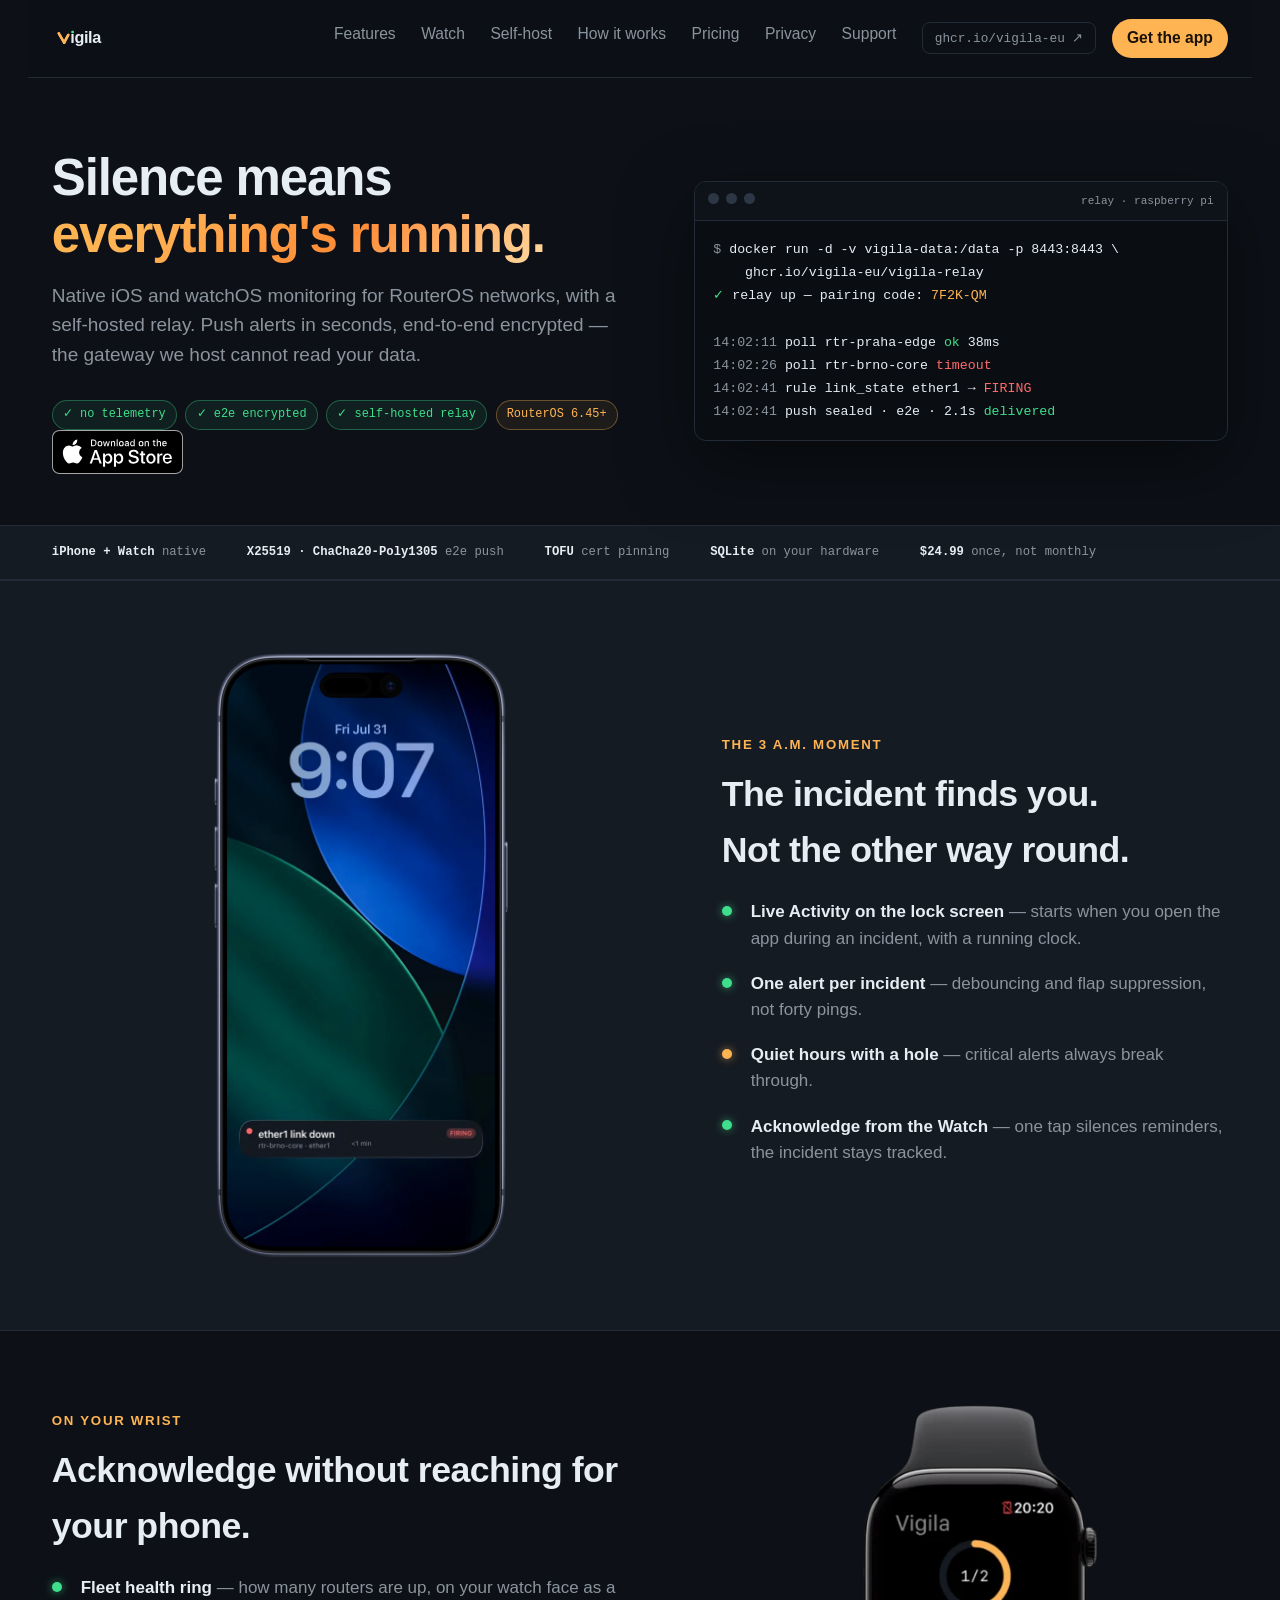
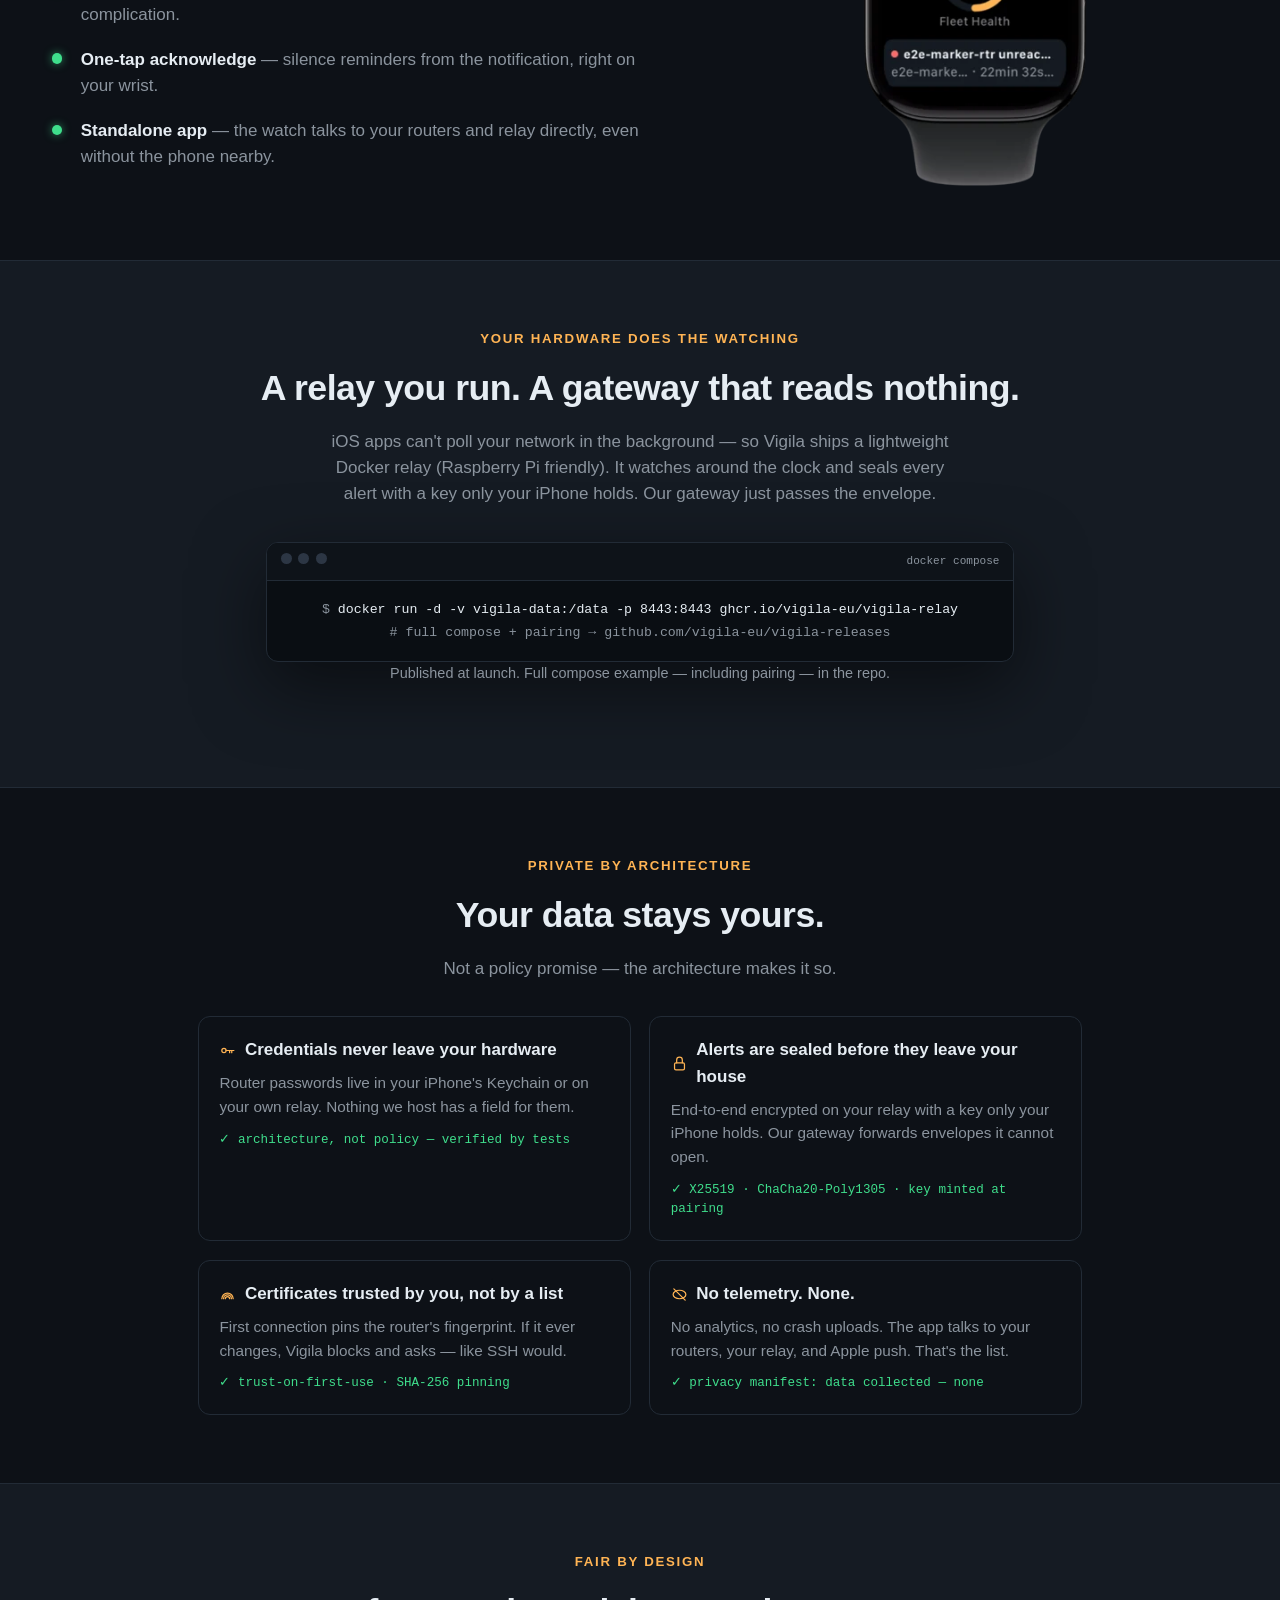
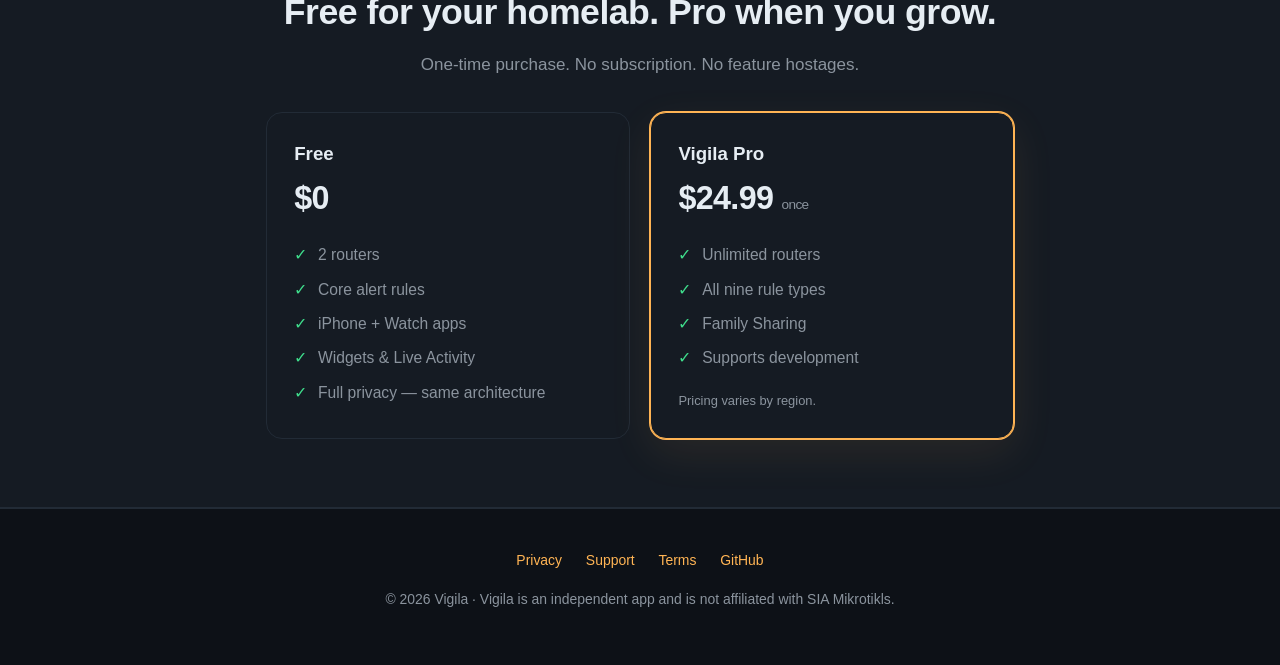
<file: index.html>
<!DOCTYPE html><html lang="en"><head><meta charset="utf-8"><meta name="viewport" content="width=device-width, initial-scale=1"><link rel="icon" type="image/svg+xml" href="/favicon.svg"><script defer src="https://cloud.umami.is/script.js" data-website-id="72b7ca8f-db16-4002-b902-0fbb6f41434d" data-domains="vigila.eu" data-do-not-track="true"></script><title>Vigila — Router alerts, local-first</title><meta name="description" content="Reliable, end-to-end encrypted push alerts for RouterOS networks. No cloud account, no telemetry. Live dashboards on iPhone and Apple Watch."><link rel="canonical" href="https://vigila.eu/"><meta name="robots" content="noindex"><meta property="og:type" content="website"><meta property="og:title" content="Vigila — Router alerts, local-first"><meta property="og:description" content="Reliable, end-to-end encrypted push alerts for RouterOS networks. No cloud account, no telemetry. Live dashboards on iPhone and Apple Watch."><meta property="og:url" content="https://vigila.eu/"><meta property="og:image" content="https://vigila.eu/img/og-image.png"><meta name="twitter:card" content="summary_large_image"><meta name="twitter:title" content="Vigila — Router alerts, local-first"><meta name="twitter:description" content="Reliable, end-to-end encrypted push alerts for RouterOS networks. No cloud account, no telemetry. Live dashboards on iPhone and Apple Watch."><meta name="twitter:image" content="https://vigila.eu/img/og-image.png"><style>html{scroll-padding-top:5.5rem;font-size:17px}:root{--bg:#0d1117;--panel:#151b23;--line:#222b36;--accent:#ffb454;--ok:#3fde8c;--down:#ff6b6b;--text:#e6edf3;--muted:#8b949e;--sans:-apple-system,BlinkMacSystemFont,"SF Pro Display","SF Pro Text",Inter,sans-serif;--mono:ui-monospace,"SF Mono",Menlo,monospace;--grad:linear-gradient(135deg,#ffb454 20%,#ff8c37 60%,#ffd9a0)}*{box-sizing:border-box}html,body{margin:0}body{background:var(--bg);color:var(--text);font-family:var(--sans);line-height:1.6}a{color:var(--accent);text-decoration:none}a:hover{text-decoration:underline}:focus-visible{outline:2px solid var(--accent);outline-offset:3px;border-radius:6px}.grad-text{background:var(--grad);-webkit-text-fill-color:transparent;background-clip:text}nav{padding:1.1rem 0;z-index:50;-webkit-backdrop-filter:blur(18px);border-bottom:1px solid var(--line);background:#0d1117b8;align-items:center;max-width:72rem;margin:0 auto;padding-inline:1.4rem;font-size:.92rem;display:flex;position:sticky;top:0}nav .brand{color:var(--text);font-size:1.1rem;font-weight:700}nav .brand i{color:var(--accent);font-style:normal}nav .links{flex-wrap:wrap;justify-content:flex-end;gap:1.5rem;margin-left:auto;display:flex}nav .links a{white-space:nowrap;color:var(--muted)}nav .links a:hover{color:var(--text)}nav .ghchip{font-family:var(--mono);border:1px solid var(--line);color:var(--text);border-radius:8px;padding:.3rem .7rem;font-size:.75rem}nav .get{background:var(--accent);color:#1a1206;border-radius:999px;margin-left:.9rem;padding:.45rem .9rem;font-weight:650}nav .get:hover{filter:brightness(1.06);text-decoration:none}@media (width<=56rem){nav{flex-wrap:wrap;row-gap:.55rem;padding-block:.7rem}nav .links{scrollbar-width:none;flex-wrap:nowrap;flex-basis:100%;order:3;justify-content:flex-start;gap:1.1rem;overflow-x:auto}nav .get{margin-left:auto}html{scroll-padding-top:6.5rem}}footer{color:var(--muted);border-top:1px solid var(--line);padding:2.4rem 0 3.2rem;font-size:.82rem}footer .inner{max-width:var(--footer-width,72rem);margin:0 auto;padding:0 1.4rem}footer.boxed{max-width:var(--footer-width,72rem);margin:0 auto;padding-inline:1.4rem}footer.boxed .inner{max-width:none;padding:0}footer .links{flex-wrap:wrap;gap:1.4rem;margin-bottom:1rem;display:flex}footer p{margin:0}footer.center{text-align:center}footer.center .links{justify-content:center}footer.margin-top{margin-top:2rem}
</style><link rel="stylesheet" href="/_astro/index.DLgCbkyt.css"></head><body><nav><a class="brand" href="/" aria-label="Vigila — home"><img src="/img/logo.svg" alt="Vigila" width="93" height="24" style="height:1.5rem;width:auto;display:block"></a><div class="links"><a href="#glance">Features</a><a href="#watch">Watch</a><a href="#relay">Self-host</a><a href="/how-it-works">How it works</a><a href="#pricing">Pricing</a><a href="/privacy">Privacy</a><a href="/support">Support</a><a class="ghchip" href="https://github.com/vigila-eu/vigila-releases">ghcr.io/vigila-eu ↗</a></div><a class="get" href="#">Get the app</a></nav><main><header class="hero wrap" data-astro-cid-lcdefpme><div data-astro-cid-lcdefpme><h1 data-astro-cid-lcdefpme>Silence means <span class="grad-text" data-astro-cid-lcdefpme>everything's running.</span></h1><p class="sub" data-astro-cid-lcdefpme>Native iOS and watchOS monitoring for RouterOS networks, with a self-hosted relay. Push alerts in seconds, end-to-end encrypted — the gateway we host cannot read your data.</p><div class="chips" data-astro-cid-4rkvz5h7><span class="chip ok" data-astro-cid-4rkvz5h7>✓ no telemetry</span><span class="chip ok" data-astro-cid-4rkvz5h7>✓ e2e encrypted</span><span class="chip ok" data-astro-cid-4rkvz5h7>✓ self-hosted relay</span><span class="chip warn" data-astro-cid-4rkvz5h7>RouterOS 6.45+</span></div><div class="ctas" data-astro-cid-lcdefpme><a href="#" data-astro-cid-lcdefpme><img src="/img/appstore-badge.svg" alt="Download on the App Store" style="height:44px;width:auto;display:block" data-astro-cid-lcdefpme></a></div></div><div class="term" data-astro-cid-kenkipkp><div class="bar" aria-hidden="true" data-astro-cid-kenkipkp><i data-astro-cid-kenkipkp></i><i data-astro-cid-kenkipkp></i><i data-astro-cid-kenkipkp></i><span data-astro-cid-kenkipkp>relay · raspberry pi</span></div><pre data-astro-cid-kenkipkp><span class="c">$</span> docker run -d -v vigila-data:/data -p 8443:8443 \
    ghcr.io/vigila-eu/vigila-relay
<span class="g">✓</span> relay up — pairing code: <span class="a">7F2K-QM</span>

<span class="c">14:02:11</span> poll rtr-praha-edge <span class="g">ok</span> 38ms
<span class="c">14:02:26</span> poll rtr-brno-core <span class="r">timeout</span>
<span class="c">14:02:41</span> rule link_state ether1 → <span class="r">FIRING</span>
<span class="c">14:02:41</span> push sealed · e2e · 2.1s <span class="g">delivered</span></pre></div></header><div class="strip" data-astro-cid-sc4di4z7><div class="stripin" data-astro-cid-sc4di4z7><span data-astro-cid-sc4di4z7><b data-astro-cid-sc4di4z7>iPhone + Watch</b> native</span><span data-astro-cid-sc4di4z7><b data-astro-cid-sc4di4z7>X25519 · ChaCha20-Poly1305</b> e2e push</span><span data-astro-cid-sc4di4z7><b data-astro-cid-sc4di4z7>TOFU</b> cert pinning</span><span data-astro-cid-sc4di4z7><b data-astro-cid-sc4di4z7>SQLite</b> on your hardware</span><span data-astro-cid-sc4di4z7><b data-astro-cid-sc4di4z7>$24.99</b> once, not monthly</span></div></div><section class="alt" id="glance" data-astro-cid-lcdefpme><div class="wrap duo" data-astro-cid-lcdefpme><div class="lockshot" data-astro-cid-lcdefpme><div class="phone" data-astro-cid-lcdefpme><video class="screen" autoplay muted loop playsinline preload="metadata" poster="/video/demo-incident-poster.webp" width="540" height="1174" aria-label="Vigila reacting to an incident: ether1 link down fires on the lock screen, the dashboard shows the router down, then the alert detail and the router log." data-astro-cid-lcdefpme><source src="/video/demo-incident.mp4" type="video/mp4" data-astro-cid-lcdefpme></video><img class="still" src="/video/demo-incident-poster.webp" alt="Lock screen with a live Vigila incident: ether1 link down, FIRING" width="540" height="1174" loading="lazy" decoding="async" data-astro-cid-lcdefpme><img class="bezel" src="/img/iphone-bezel.png" alt="" aria-hidden="true" width="600" height="1227" loading="lazy" decoding="async" data-astro-cid-lcdefpme></div></div><div data-astro-cid-lcdefpme><p class="eyebrow" data-astro-cid-lcdefpme>the 3 a.m. moment</p><h2 data-astro-cid-lcdefpme>The incident finds you.<br data-astro-cid-lcdefpme>Not the other way round.</h2><ul class="feat" data-astro-cid-lcdefpme><li data-astro-cid-lcdefpme><b data-astro-cid-lcdefpme>Live Activity on the lock screen</b> — starts when you open the app during an incident, with a running clock.</li><li data-astro-cid-lcdefpme><b data-astro-cid-lcdefpme>One alert per incident</b> — debouncing and flap suppression, not forty pings.</li><li class="warn" data-astro-cid-lcdefpme><b data-astro-cid-lcdefpme>Quiet hours with a hole</b> — critical alerts always break through.</li><li data-astro-cid-lcdefpme><b data-astro-cid-lcdefpme>Acknowledge from the Watch</b> — one tap silences reminders, the incident stays tracked.</li></ul></div></div></section><section id="watch" data-astro-cid-lcdefpme><div class="wrap duo" data-astro-cid-lcdefpme><div data-astro-cid-lcdefpme><p class="eyebrow" data-astro-cid-lcdefpme>on your wrist</p><h2 data-astro-cid-lcdefpme>Acknowledge without reaching for your phone.</h2><ul class="feat" data-astro-cid-lcdefpme><li data-astro-cid-lcdefpme><b data-astro-cid-lcdefpme>Fleet health ring</b> — how many routers are up, on your watch face as a complication.</li><li data-astro-cid-lcdefpme><b data-astro-cid-lcdefpme>One-tap acknowledge</b> — silence reminders from the notification, right on your wrist.</li><li data-astro-cid-lcdefpme><b data-astro-cid-lcdefpme>Standalone app</b> — the watch talks to your routers and relay directly, even without the phone nearby.</li></ul></div><div class="watchside" data-astro-cid-lcdefpme><picture data-astro-cid-lcdefpme><source type="image/webp" srcset="/img/framed/watch-framed.webp 1x, /img/framed/watch-framed@2x.webp 2x" data-astro-cid-lcdefpme><img alt="Vigila on Apple Watch — fleet health ring showing 1 of 2 routers healthy" src="/img/framed/watch-framed.png" srcset="/img/framed/watch-framed.png 1x, /img/framed/watch-framed@2x.png 2x" width="280" height="440" loading="lazy" decoding="async" data-astro-cid-lcdefpme></picture></div></div></section><section class="alt" id="relay" data-astro-cid-lcdefpme><div class="wrap center" data-astro-cid-lcdefpme><p class="eyebrow" data-astro-cid-lcdefpme>your hardware does the watching</p><h2 data-astro-cid-lcdefpme>A relay you run. A gateway that reads nothing.</h2><p class="lead" style="margin-inline:auto" data-astro-cid-lcdefpme>iOS apps can't poll your network in the background — so Vigila ships a lightweight Docker relay (Raspberry Pi friendly). It watches around the clock and seals every alert with a key only your iPhone holds. Our gateway just passes the envelope.</p><div class="relay-term" data-astro-cid-lcdefpme><div class="term" data-astro-cid-kenkipkp><div class="bar" aria-hidden="true" data-astro-cid-kenkipkp><i data-astro-cid-kenkipkp></i><i data-astro-cid-kenkipkp></i><i data-astro-cid-kenkipkp></i><span data-astro-cid-kenkipkp>docker compose</span></div><pre data-astro-cid-kenkipkp><span class="c">$</span> docker run -d -v vigila-data:/data -p 8443:8443 ghcr.io/vigila-eu/vigila-relay
<span class="c"># full compose + pairing → github.com/vigila-eu/vigila-releases</span></pre></div></div><p class="lead" style="margin-inline:auto;font-size:.85rem" data-astro-cid-lcdefpme>Published at launch. Full compose example — including pairing — in the repo.</p></div></section><section id="privacy" data-astro-cid-lcdefpme><div class="wrap" data-astro-cid-lcdefpme><div class="center" data-astro-cid-lcdefpme><p class="eyebrow" data-astro-cid-lcdefpme>private by architecture</p><h2 data-astro-cid-lcdefpme>Your data stays yours.</h2><p class="lead" style="margin-inline:auto" data-astro-cid-lcdefpme>Not a policy promise — the architecture makes it so.</p></div><div class="privgrid" data-astro-cid-lcdefpme><div class="pcard" data-astro-cid-lcdefpme><h3 data-astro-cid-lcdefpme><svg viewBox="0 0 24 24" fill="none" stroke="currentColor" stroke-width="1.75" stroke-linecap="round" stroke-linejoin="round" aria-hidden="true" data-astro-cid-lcdefpme><circle cx="7" cy="12" r="3" data-astro-cid-lcdefpme></circle><path d="M10 12h11M15 12v3M18 12v3" data-astro-cid-lcdefpme></path></svg> Credentials never leave your hardware</h3><p data-astro-cid-lcdefpme>Router passwords live in your iPhone's Keychain or on your own relay. Nothing we host has a field for them.</p><span class="proof" data-astro-cid-lcdefpme>architecture, not policy — <a href="https://github.com/vigila-eu/protocol" data-astro-cid-lcdefpme>verified by tests</a></span></div><div class="pcard" data-astro-cid-lcdefpme><h3 data-astro-cid-lcdefpme><svg viewBox="0 0 24 24" fill="none" stroke="currentColor" stroke-width="1.75" stroke-linecap="round" stroke-linejoin="round" aria-hidden="true" data-astro-cid-lcdefpme><rect x="5" y="11" width="14" height="10" rx="2" data-astro-cid-lcdefpme></rect><path d="M8 11V7a4 4 0 0 1 8 0v4" data-astro-cid-lcdefpme></path></svg> Alerts are sealed before they leave your house</h3><p data-astro-cid-lcdefpme>End-to-end encrypted on your relay with a key only your iPhone holds. Our gateway forwards envelopes it cannot open.</p><span class="proof" data-astro-cid-lcdefpme>X25519 · ChaCha20-Poly1305 · key minted at pairing</span></div><div class="pcard" data-astro-cid-lcdefpme><h3 data-astro-cid-lcdefpme><svg viewBox="0 0 24 24" fill="none" stroke="currentColor" stroke-width="1.75" stroke-linecap="round" stroke-linejoin="round" aria-hidden="true" data-astro-cid-lcdefpme><path d="M4 18a8 8 0 0 1 16 0M6.5 18a5.5 5.5 0 0 1 11 0M9 18a3 3 0 0 1 6 0" data-astro-cid-lcdefpme></path></svg> Certificates trusted by you, not by a list</h3><p data-astro-cid-lcdefpme>First connection pins the router's fingerprint. If it ever changes, Vigila blocks and asks — like SSH would.</p><span class="proof" data-astro-cid-lcdefpme>trust-on-first-use · SHA-256 pinning</span></div><div class="pcard" data-astro-cid-lcdefpme><h3 data-astro-cid-lcdefpme><svg viewBox="0 0 24 24" fill="none" stroke="currentColor" stroke-width="1.75" stroke-linecap="round" stroke-linejoin="round" aria-hidden="true" data-astro-cid-lcdefpme><path d="M3 12a9 6 0 0 1 18 0 9 6 0 0 1-18 0Z" data-astro-cid-lcdefpme></path><path d="M4 4L20 20" data-astro-cid-lcdefpme></path></svg> No telemetry. None.</h3><p data-astro-cid-lcdefpme>No analytics, no crash uploads. The app talks to your routers, your relay, and Apple push. That's the list.</p><span class="proof" data-astro-cid-lcdefpme>privacy manifest: data collected — none</span></div></div></div></section><section class="alt" id="pricing" data-astro-cid-lcdefpme><div class="wrap" data-astro-cid-lcdefpme><div class="center" data-astro-cid-lcdefpme><p class="eyebrow" data-astro-cid-lcdefpme>fair by design</p><h2 data-astro-cid-lcdefpme>Free for your homelab. Pro when you grow.</h2><p class="lead" style="margin-inline:auto" data-astro-cid-lcdefpme>One-time purchase. No subscription. No feature hostages.</p></div><div class="pricing" data-astro-cid-lcdefpme><div class="plan" data-astro-cid-lcdefpme><h3 data-astro-cid-lcdefpme>Free</h3><div class="price" data-astro-cid-lcdefpme>$0</div><ul data-astro-cid-lcdefpme><li data-astro-cid-lcdefpme>2 routers</li><li data-astro-cid-lcdefpme>Core alert rules</li><li data-astro-cid-lcdefpme>iPhone + Watch apps</li><li data-astro-cid-lcdefpme>Widgets &amp; Live Activity</li><li data-astro-cid-lcdefpme>Full privacy — same architecture</li></ul></div><div class="plan pro" data-astro-cid-lcdefpme><h3 data-astro-cid-lcdefpme>Vigila Pro</h3><div class="price" data-astro-cid-lcdefpme>$24.99 <small data-astro-cid-lcdefpme>once</small></div><ul data-astro-cid-lcdefpme><li data-astro-cid-lcdefpme>Unlimited routers</li><li data-astro-cid-lcdefpme>All nine rule types</li><li data-astro-cid-lcdefpme>Family Sharing</li><li data-astro-cid-lcdefpme>Supports development</li></ul><p class="fineprint" data-astro-cid-lcdefpme>Pricing varies by region.</p></div></div></div></section></main><footer class="center" style="--footer-width:72rem"><div class="inner"><div class="links"><a href="/privacy">Privacy</a><a href="/support">Support</a><a href="/terms">Terms</a><a href="https://github.com/vigila-eu">GitHub</a></div><p>© 2026 Vigila · Vigila is an independent app and is not affiliated with SIA Mikrotikls.</p></div></footer></body></html>
</file>
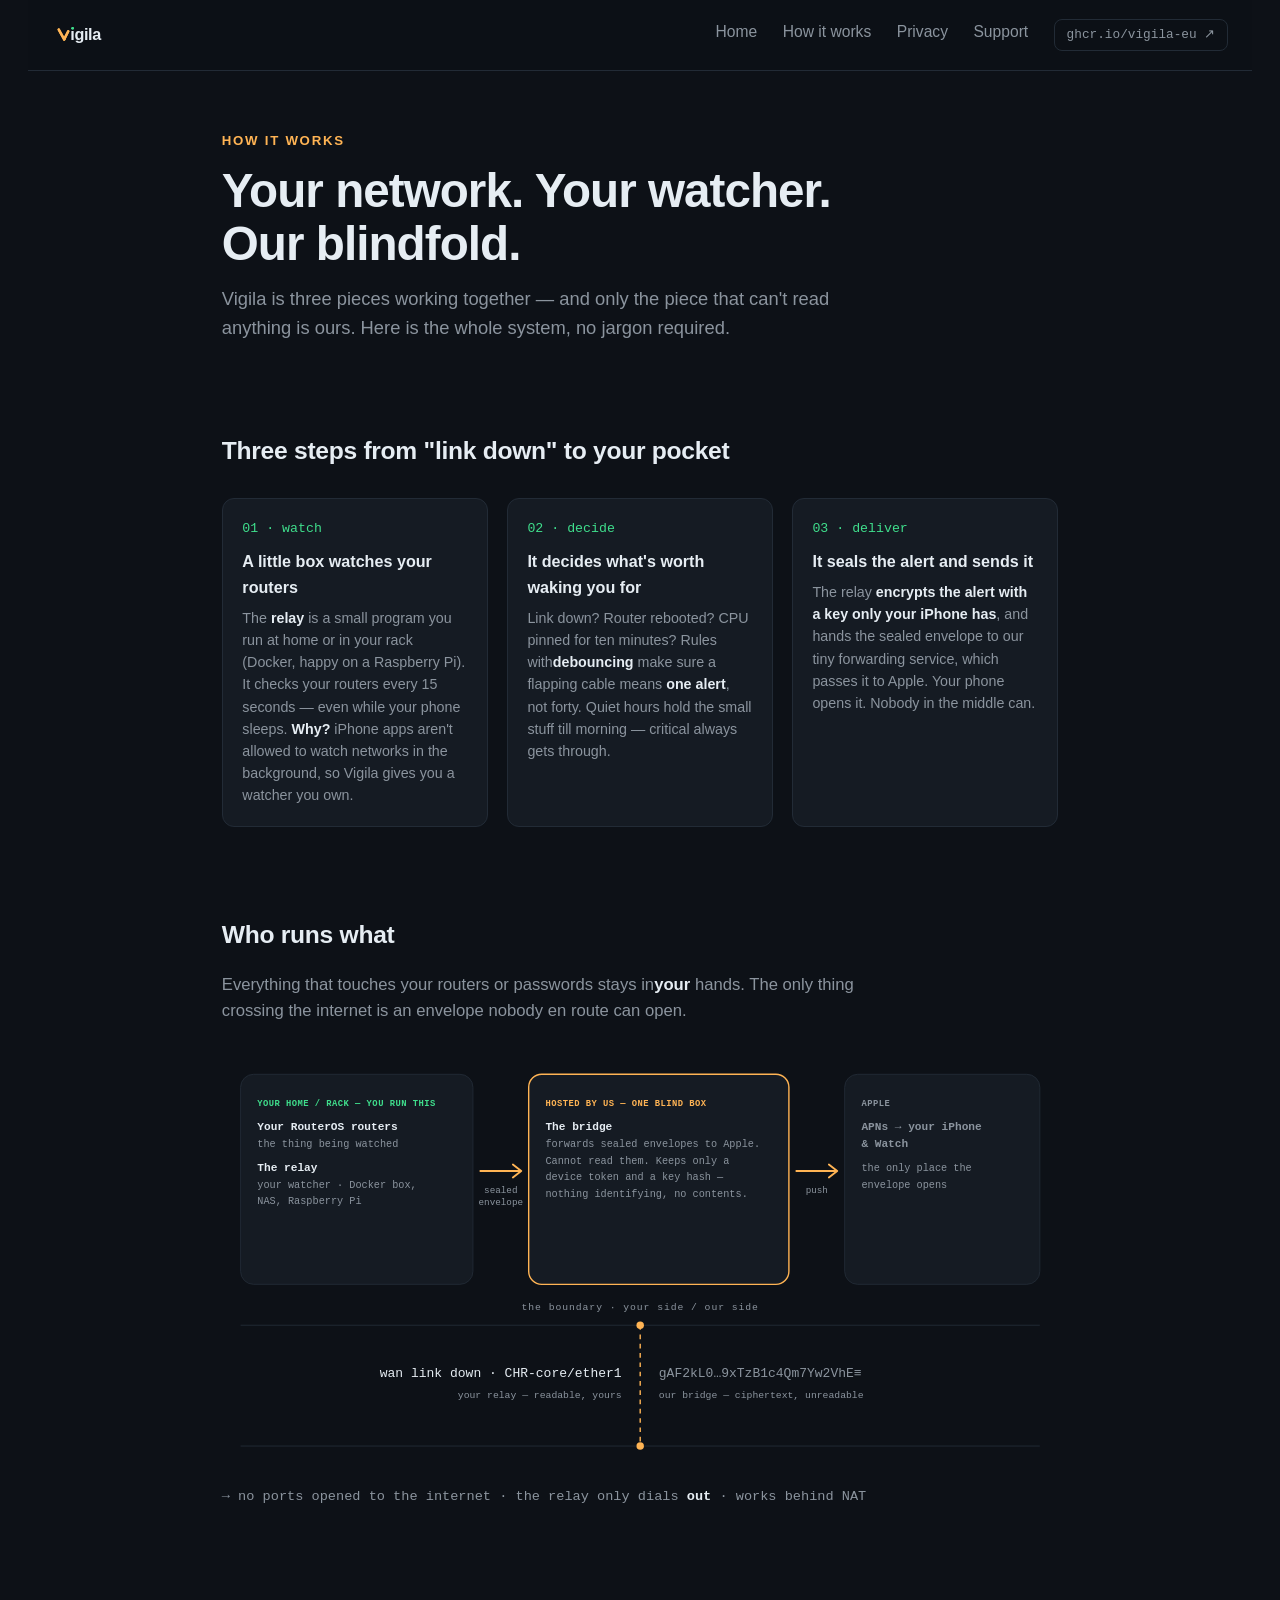
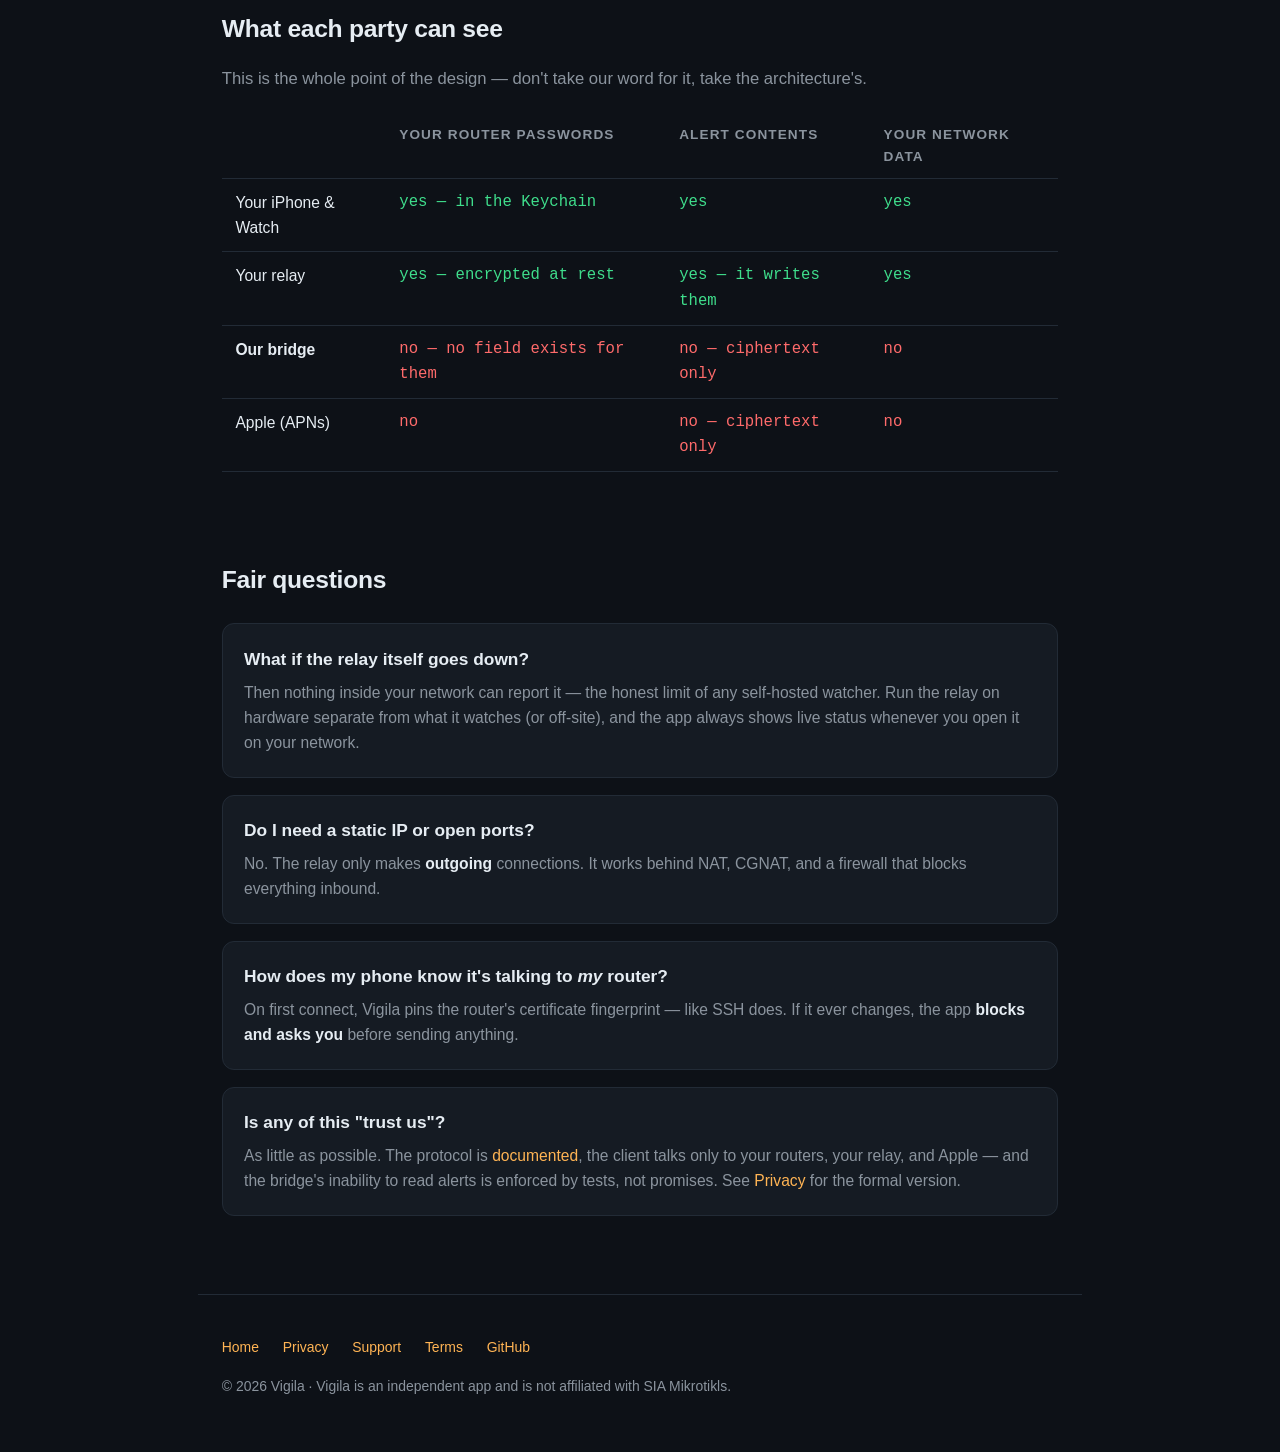
<file: how-it-works/index.html>
<!DOCTYPE html><html lang="en"><head><meta charset="utf-8"><meta name="viewport" content="width=device-width, initial-scale=1"><link rel="icon" type="image/svg+xml" href="/favicon.svg"><script defer src="https://cloud.umami.is/script.js" data-website-id="72b7ca8f-db16-4002-b902-0fbb6f41434d" data-domains="vigila.eu" data-do-not-track="true"></script><title>How Vigila works — architecture &amp; privacy</title><meta name="description" content="Three pieces: your routers, a relay you run, and a forwarding service that cannot read your alerts. The whole system, no jargon."><link rel="canonical" href="https://vigila.eu/how-it-works/"><meta name="robots" content="noindex"><meta property="og:type" content="website"><meta property="og:title" content="How Vigila works — architecture &amp; privacy"><meta property="og:description" content="Three pieces: your routers, a relay you run, and a forwarding service that cannot read your alerts. The whole system, no jargon."><meta property="og:url" content="https://vigila.eu/how-it-works/"><meta property="og:image" content="https://vigila.eu/img/og-image.png"><meta name="twitter:card" content="summary_large_image"><meta name="twitter:title" content="How Vigila works — architecture &amp; privacy"><meta name="twitter:description" content="Three pieces: your routers, a relay you run, and a forwarding service that cannot read your alerts. The whole system, no jargon."><meta name="twitter:image" content="https://vigila.eu/img/og-image.png"><style>html{scroll-padding-top:5.5rem;font-size:17px}:root{--bg:#0d1117;--panel:#151b23;--line:#222b36;--accent:#ffb454;--ok:#3fde8c;--down:#ff6b6b;--text:#e6edf3;--muted:#8b949e;--sans:-apple-system,BlinkMacSystemFont,"SF Pro Display","SF Pro Text",Inter,sans-serif;--mono:ui-monospace,"SF Mono",Menlo,monospace;--grad:linear-gradient(135deg,#ffb454 20%,#ff8c37 60%,#ffd9a0)}*{box-sizing:border-box}html,body{margin:0}body{background:var(--bg);color:var(--text);font-family:var(--sans);line-height:1.6}a{color:var(--accent);text-decoration:none}a:hover{text-decoration:underline}:focus-visible{outline:2px solid var(--accent);outline-offset:3px;border-radius:6px}.grad-text{background:var(--grad);-webkit-text-fill-color:transparent;background-clip:text}nav{padding:1.1rem 0;z-index:50;-webkit-backdrop-filter:blur(18px);border-bottom:1px solid var(--line);background:#0d1117b8;align-items:center;max-width:72rem;margin:0 auto;padding-inline:1.4rem;font-size:.92rem;display:flex;position:sticky;top:0}nav .brand{color:var(--text);font-size:1.1rem;font-weight:700}nav .brand i{color:var(--accent);font-style:normal}nav .links{flex-wrap:wrap;justify-content:flex-end;gap:1.5rem;margin-left:auto;display:flex}nav .links a{white-space:nowrap;color:var(--muted)}nav .links a:hover{color:var(--text)}nav .ghchip{font-family:var(--mono);border:1px solid var(--line);color:var(--text);border-radius:8px;padding:.3rem .7rem;font-size:.75rem}nav .get{background:var(--accent);color:#1a1206;border-radius:999px;margin-left:.9rem;padding:.45rem .9rem;font-weight:650}nav .get:hover{filter:brightness(1.06);text-decoration:none}@media (width<=56rem){nav{flex-wrap:wrap;row-gap:.55rem;padding-block:.7rem}nav .links{scrollbar-width:none;flex-wrap:nowrap;flex-basis:100%;order:3;justify-content:flex-start;gap:1.1rem;overflow-x:auto}nav .get{margin-left:auto}html{scroll-padding-top:6.5rem}}footer{color:var(--muted);border-top:1px solid var(--line);padding:2.4rem 0 3.2rem;font-size:.82rem}footer .inner{max-width:var(--footer-width,72rem);margin:0 auto;padding:0 1.4rem}footer.boxed{max-width:var(--footer-width,72rem);margin:0 auto;padding-inline:1.4rem}footer.boxed .inner{max-width:none;padding:0}footer .links{flex-wrap:wrap;gap:1.4rem;margin-bottom:1rem;display:flex}footer p{margin:0}footer.center{text-align:center}footer.center .links{justify-content:center}footer.margin-top{margin-top:2rem}
.wrap[data-astro-cid-ikooipj4]{max-width:52rem;margin:0 auto;padding:0 1.4rem}.eyebrow[data-astro-cid-ikooipj4]{letter-spacing:.13em;text-transform:uppercase;color:var(--accent);margin:0 0 .7rem;font-size:.78rem;font-weight:700}h1[data-astro-cid-ikooipj4]{letter-spacing:-.02em;margin:0 0 .8rem;font-size:clamp(1.9rem,4.5vw,2.8rem);font-weight:750;line-height:1.12}.lead[data-astro-cid-ikooipj4]{color:var(--muted);max-width:38rem;margin:0;font-size:1.08rem}header[data-astro-cid-ikooipj4]{padding:3.5rem 0 2.6rem}section[data-astro-cid-ikooipj4]{padding:2.6rem 0}h2[data-astro-cid-ikooipj4]{letter-spacing:-.012em;margin:0 0 1rem;font-size:1.45rem;font-weight:700}h3[data-astro-cid-ikooipj4]{margin:0 0 .4rem;font-size:1.02rem}p[data-astro-cid-ikooipj4]{color:var(--muted)}p[data-astro-cid-ikooipj4] b[data-astro-cid-ikooipj4],li[data-astro-cid-ikooipj4] b[data-astro-cid-ikooipj4]{color:var(--text);font-weight:620}.card[data-astro-cid-ikooipj4]{background:var(--panel);border:1px solid var(--line);border-radius:12px;padding:1.25rem}.mono[data-astro-cid-ikooipj4]{font-family:var(--mono)}.steps[data-astro-cid-ikooipj4]{grid-template-columns:repeat(3,1fr);gap:1.1rem;margin-top:1.6rem;display:grid}.step[data-astro-cid-ikooipj4]{padding:1.15rem}.step[data-astro-cid-ikooipj4] .k[data-astro-cid-ikooipj4]{font-family:var(--mono);color:var(--ok);margin-bottom:.6rem;font-size:.78rem;display:block}.step[data-astro-cid-ikooipj4] h3[data-astro-cid-ikooipj4]{margin:.5rem 0 .35rem;font-size:.95rem}.step[data-astro-cid-ikooipj4] p[data-astro-cid-ikooipj4]{margin:0;font-size:.84rem;line-height:1.55}.diagramwrap[data-astro-cid-ikooipj4]{margin:1.6rem 0 .6rem;overflow-x:auto}.diagramwrap[data-astro-cid-ikooipj4] svg[data-astro-cid-ikooipj4]{width:100%;min-width:700px;height:auto;display:block}.maplegend[data-astro-cid-ikooipj4]{color:var(--muted);font-size:.8rem;font-family:var(--mono);margin-top:.9rem}table[data-astro-cid-ikooipj4]{border-collapse:collapse;width:100%;margin-top:1.2rem;font-size:.92rem}th[data-astro-cid-ikooipj4],td[data-astro-cid-ikooipj4]{text-align:left;border-bottom:1px solid var(--line);vertical-align:top;padding:.65rem .8rem}th[data-astro-cid-ikooipj4]{color:var(--muted);text-transform:uppercase;letter-spacing:.08em;font-size:.8rem;font-weight:600}td[data-astro-cid-ikooipj4].yes{color:var(--ok);font-family:var(--mono)}td[data-astro-cid-ikooipj4].no{color:var(--down);font-family:var(--mono)}td[data-astro-cid-ikooipj4]:first-child{color:var(--text)}.faq[data-astro-cid-ikooipj4]{gap:1rem;margin-top:1.4rem;display:grid}.faq[data-astro-cid-ikooipj4] .card[data-astro-cid-ikooipj4] p[data-astro-cid-ikooipj4]{margin:.3rem 0 0;font-size:.92rem}@media (width<=56rem){.steps[data-astro-cid-ikooipj4]{grid-template-columns:1fr}}
</style></head><body><nav><a class="brand" href="/" aria-label="Vigila — home"><img src="/img/logo.svg" alt="Vigila" width="93" height="24" style="height:1.5rem;width:auto;display:block"></a><div class="links"><a href="/">Home</a><a href="/how-it-works">How it works</a><a href="/privacy">Privacy</a><a href="/support">Support</a><a class="ghchip" href="https://github.com/vigila-eu/vigila-releases">ghcr.io/vigila-eu ↗</a></div></nav><main><header data-astro-cid-ikooipj4><div class="wrap" data-astro-cid-ikooipj4><p class="eyebrow" data-astro-cid-ikooipj4>how it works</p><h1 data-astro-cid-ikooipj4>Your network. Your watcher.<br data-astro-cid-ikooipj4>Our blindfold.</h1><p class="lead" data-astro-cid-ikooipj4>Vigila is three pieces working together — and only the piece that can't read anything is ours. Here is the whole system, no jargon required.</p></div></header><section data-astro-cid-ikooipj4><div class="wrap" data-astro-cid-ikooipj4><h2 data-astro-cid-ikooipj4>Three steps from "link down" to your pocket</h2><div class="steps" data-astro-cid-ikooipj4><div class="card step" data-astro-cid-ikooipj4><span class="k" data-astro-cid-ikooipj4>01 · watch</span><h3 data-astro-cid-ikooipj4>A little box watches your routers</h3><p data-astro-cid-ikooipj4>The <b data-astro-cid-ikooipj4>relay</b> is a small program you run at home or in your rack (Docker, happy on a Raspberry Pi). It checks your routers every 15 seconds — even while your phone sleeps. <b data-astro-cid-ikooipj4>Why?</b> iPhone apps aren't allowed to watch networks in the background, so Vigila gives you a watcher you own.</p></div><div class="card step" data-astro-cid-ikooipj4><span class="k" data-astro-cid-ikooipj4>02 · decide</span><h3 data-astro-cid-ikooipj4>It decides what's worth waking you for</h3><p data-astro-cid-ikooipj4>Link down? Router rebooted? CPU pinned for ten minutes? Rules with<b data-astro-cid-ikooipj4>debouncing</b> make sure a flapping cable means <b data-astro-cid-ikooipj4>one alert</b>, not forty. Quiet hours hold the small stuff till morning — critical always gets through.</p></div><div class="card step" data-astro-cid-ikooipj4><span class="k" data-astro-cid-ikooipj4>03 · deliver</span><h3 data-astro-cid-ikooipj4>It seals the alert and sends it</h3><p data-astro-cid-ikooipj4>The relay <b data-astro-cid-ikooipj4>encrypts the alert with a key only your iPhone has</b>, and hands the sealed envelope to our tiny forwarding service, which passes it to Apple. Your phone opens it. Nobody in the middle can.</p></div></div></div></section><section data-astro-cid-ikooipj4><div class="wrap" data-astro-cid-ikooipj4><h2 data-astro-cid-ikooipj4>Who runs what</h2><p class="lead" style="font-size:.98rem" data-astro-cid-ikooipj4>Everything that touches your routers or passwords stays in<b data-astro-cid-ikooipj4>your</b> hands. The only thing crossing the internet is an envelope nobody en route can open.</p><div class="diagramwrap" data-astro-cid-ikooipj4><svg viewBox="0 0 900 450" width="900" height="450" role="img" aria-label="On your side the alert is readable; past the boundary it is ciphertext" font-family="ui-monospace, 'SF Mono', Menlo, monospace" data-astro-cid-ikooipj4><!-- zone: your home / rack — panel-colored --><rect x="20" y="24" width="250" height="226" rx="14" fill="#151b23" stroke="#222b36" data-astro-cid-ikooipj4></rect><text x="38" y="58" font-size="9.5" letter-spacing="0.5" font-weight="700" fill="#3fde8c" data-astro-cid-ikooipj4>YOUR HOME / RACK — YOU RUN THIS</text><text x="38" y="84" font-size="12" font-weight="700" fill="#e6edf3" data-astro-cid-ikooipj4>Your RouterOS routers</text><text x="38" y="102" font-size="11" fill="#8b949e" data-astro-cid-ikooipj4>the thing being watched</text><text x="38" y="128" font-size="12" font-weight="700" fill="#e6edf3" data-astro-cid-ikooipj4>The relay</text><text x="38" y="146" font-size="11" fill="#8b949e" data-astro-cid-ikooipj4>your watcher · Docker box,</text><text x="38" y="164" font-size="11" fill="#8b949e" data-astro-cid-ikooipj4>NAS, Raspberry Pi</text><!-- arrow: sealed envelope --><path d="M278,128 H322 M322,128 L313,121 M322,128 L313,135" fill="none" stroke="#ffb454" stroke-width="2" stroke-linecap="round" stroke-linejoin="round" data-astro-cid-ikooipj4></path><text x="300" y="152" font-size="10" fill="#8b949e" text-anchor="middle" data-astro-cid-ikooipj4>sealed</text><text x="300" y="165" font-size="10" fill="#8b949e" text-anchor="middle" data-astro-cid-ikooipj4>envelope</text><!-- zone: hosted by us — accent hairline --><rect x="330" y="24" width="280" height="226" rx="14" fill="#151b23" stroke="#ffb454" stroke-width="1.5" data-astro-cid-ikooipj4></rect><text x="348" y="58" font-size="9.5" letter-spacing="0.5" font-weight="700" fill="#ffb454" data-astro-cid-ikooipj4>HOSTED BY US — ONE BLIND BOX</text><text x="348" y="84" font-size="12" font-weight="700" fill="#e6edf3" data-astro-cid-ikooipj4>The bridge</text><text x="348" y="102" font-size="11" fill="#8b949e" data-astro-cid-ikooipj4>forwards sealed envelopes to Apple.</text><text x="348" y="120" font-size="11" fill="#8b949e" data-astro-cid-ikooipj4>Cannot read them. Keeps only a</text><text x="348" y="138" font-size="11" fill="#8b949e" data-astro-cid-ikooipj4>device token and a key hash —</text><text x="348" y="156" font-size="11" fill="#8b949e" data-astro-cid-ikooipj4>nothing identifying, no contents.</text><!-- arrow: push --><path d="M618,128 H662 M662,128 L653,121 M662,128 L653,135" fill="none" stroke="#ffb454" stroke-width="2" stroke-linecap="round" stroke-linejoin="round" data-astro-cid-ikooipj4></path><text x="640" y="152" font-size="10" fill="#8b949e" text-anchor="middle" data-astro-cid-ikooipj4>push</text><!-- zone: apple — muted --><rect x="670" y="24" width="210" height="226" rx="14" fill="#151b23" stroke="#222b36" data-astro-cid-ikooipj4></rect><text x="688" y="58" font-size="9.5" letter-spacing="0.5" font-weight="700" fill="#8b949e" data-astro-cid-ikooipj4>APPLE</text><text x="688" y="84" font-size="12" font-weight="700" fill="#8b949e" data-astro-cid-ikooipj4>APNs → your iPhone</text><text x="688" y="102" font-size="12" font-weight="700" fill="#8b949e" data-astro-cid-ikooipj4>&amp; Watch</text><text x="688" y="128" font-size="11" fill="#8b949e" data-astro-cid-ikooipj4>the only place the</text><text x="688" y="146" font-size="11" fill="#8b949e" data-astro-cid-ikooipj4>envelope opens</text><!-- boundary lane: readable (left) vs ciphertext (right), split by a dashed accent wall --><text x="450" y="278" font-size="10.5" letter-spacing="1" fill="#8b949e" text-anchor="middle" data-astro-cid-ikooipj4>the boundary · your side / our side</text><line x1="20" y1="294" x2="880" y2="294" stroke="#222b36" data-astro-cid-ikooipj4></line><line x1="20" y1="424" x2="880" y2="424" stroke="#222b36" data-astro-cid-ikooipj4></line><line x1="450" y1="294" x2="450" y2="424" stroke="#ffb454" stroke-width="1.5" stroke-dasharray="5 5" data-astro-cid-ikooipj4></line><circle cx="450" cy="294" r="4" fill="#ffb454" data-astro-cid-ikooipj4></circle><circle cx="450" cy="424" r="4" fill="#ffb454" data-astro-cid-ikooipj4></circle><text x="430" y="350" font-size="14" fill="#e6edf3" text-anchor="end" data-astro-cid-ikooipj4>wan link down · CHR-core/ether1</text><text x="430" y="372" font-size="10.5" fill="#8b949e" text-anchor="end" data-astro-cid-ikooipj4>your relay — readable, yours</text><text x="470" y="350" font-size="14" fill="#8b949e" text-anchor="start" data-astro-cid-ikooipj4>gAF2kL0…9xTzB1c4Qm7Yw2VhE≡</text><text x="470" y="372" font-size="10.5" fill="#8b949e" text-anchor="start" data-astro-cid-ikooipj4>our bridge — ciphertext, unreadable</text></svg></div><p class="maplegend" data-astro-cid-ikooipj4>→ no ports opened to the internet · the relay only dials <b data-astro-cid-ikooipj4>out</b> · works behind NAT</p></div></section><section data-astro-cid-ikooipj4><div class="wrap" data-astro-cid-ikooipj4><h2 data-astro-cid-ikooipj4>What each party can see</h2><p class="lead" style="font-size:.98rem" data-astro-cid-ikooipj4>This is the whole point of the design — don't take our word for it, take the architecture's.</p><table data-astro-cid-ikooipj4><thead data-astro-cid-ikooipj4><tr data-astro-cid-ikooipj4><th data-astro-cid-ikooipj4></th><th data-astro-cid-ikooipj4>Your router passwords</th><th data-astro-cid-ikooipj4>Alert contents</th><th data-astro-cid-ikooipj4>Your network data</th></tr></thead><tbody data-astro-cid-ikooipj4><tr data-astro-cid-ikooipj4><td data-astro-cid-ikooipj4>Your iPhone &amp; Watch</td><td class="yes" data-astro-cid-ikooipj4>yes — in the Keychain</td><td class="yes" data-astro-cid-ikooipj4>yes</td><td class="yes" data-astro-cid-ikooipj4>yes</td></tr><tr data-astro-cid-ikooipj4><td data-astro-cid-ikooipj4>Your relay</td><td class="yes" data-astro-cid-ikooipj4>yes — encrypted at rest</td><td class="yes" data-astro-cid-ikooipj4>yes — it writes them</td><td class="yes" data-astro-cid-ikooipj4>yes</td></tr><tr data-astro-cid-ikooipj4><td data-astro-cid-ikooipj4><b data-astro-cid-ikooipj4>Our bridge</b></td><td class="no" data-astro-cid-ikooipj4>no — no field exists for them</td><td class="no" data-astro-cid-ikooipj4>no — ciphertext only</td><td class="no" data-astro-cid-ikooipj4>no</td></tr><tr data-astro-cid-ikooipj4><td data-astro-cid-ikooipj4>Apple (APNs)</td><td class="no" data-astro-cid-ikooipj4>no</td><td class="no" data-astro-cid-ikooipj4>no — ciphertext only</td><td class="no" data-astro-cid-ikooipj4>no</td></tr></tbody></table></div></section><section data-astro-cid-ikooipj4><div class="wrap" data-astro-cid-ikooipj4><h2 data-astro-cid-ikooipj4>Fair questions</h2><div class="faq" data-astro-cid-ikooipj4><div class="card" data-astro-cid-ikooipj4><h3 data-astro-cid-ikooipj4>What if the relay itself goes down?</h3><p data-astro-cid-ikooipj4>Then nothing inside your network can report it — the honest limit of any self-hosted watcher. Run the relay on hardware separate from what it watches (or off-site), and the app always shows live status whenever you open it on your network.</p></div><div class="card" data-astro-cid-ikooipj4><h3 data-astro-cid-ikooipj4>Do I need a static IP or open ports?</h3><p data-astro-cid-ikooipj4>No. The relay only makes <b data-astro-cid-ikooipj4>outgoing</b> connections. It works behind NAT, CGNAT, and a firewall that blocks everything inbound.</p></div><div class="card" data-astro-cid-ikooipj4><h3 data-astro-cid-ikooipj4>How does my phone know it's talking to <i data-astro-cid-ikooipj4>my</i> router?</h3><p data-astro-cid-ikooipj4>On first connect, Vigila pins the router's certificate fingerprint — like SSH does. If it ever changes, the app <b data-astro-cid-ikooipj4>blocks and asks you</b> before sending anything.</p></div><div class="card" data-astro-cid-ikooipj4><h3 data-astro-cid-ikooipj4>Is any of this "trust us"?</h3><p data-astro-cid-ikooipj4>As little as possible. The protocol is <a href="https://github.com/vigila-eu/protocol" data-astro-cid-ikooipj4>documented</a>, the client talks only to your routers, your relay, and Apple — and the bridge's inability to read alerts is enforced by tests, not promises. See <a href="/privacy" data-astro-cid-ikooipj4>Privacy</a> for the formal version.</p></div></div></div></section></main><footer class="margin-top boxed" style="--footer-width:52rem"><div class="inner"><div class="links"><a href="/">Home</a><a href="/privacy">Privacy</a><a href="/support">Support</a><a href="/terms">Terms</a><a href="https://github.com/vigila-eu">GitHub</a></div><p>© 2026 Vigila · Vigila is an independent app and is not affiliated with SIA Mikrotikls.</p></div></footer></body></html>
</file>
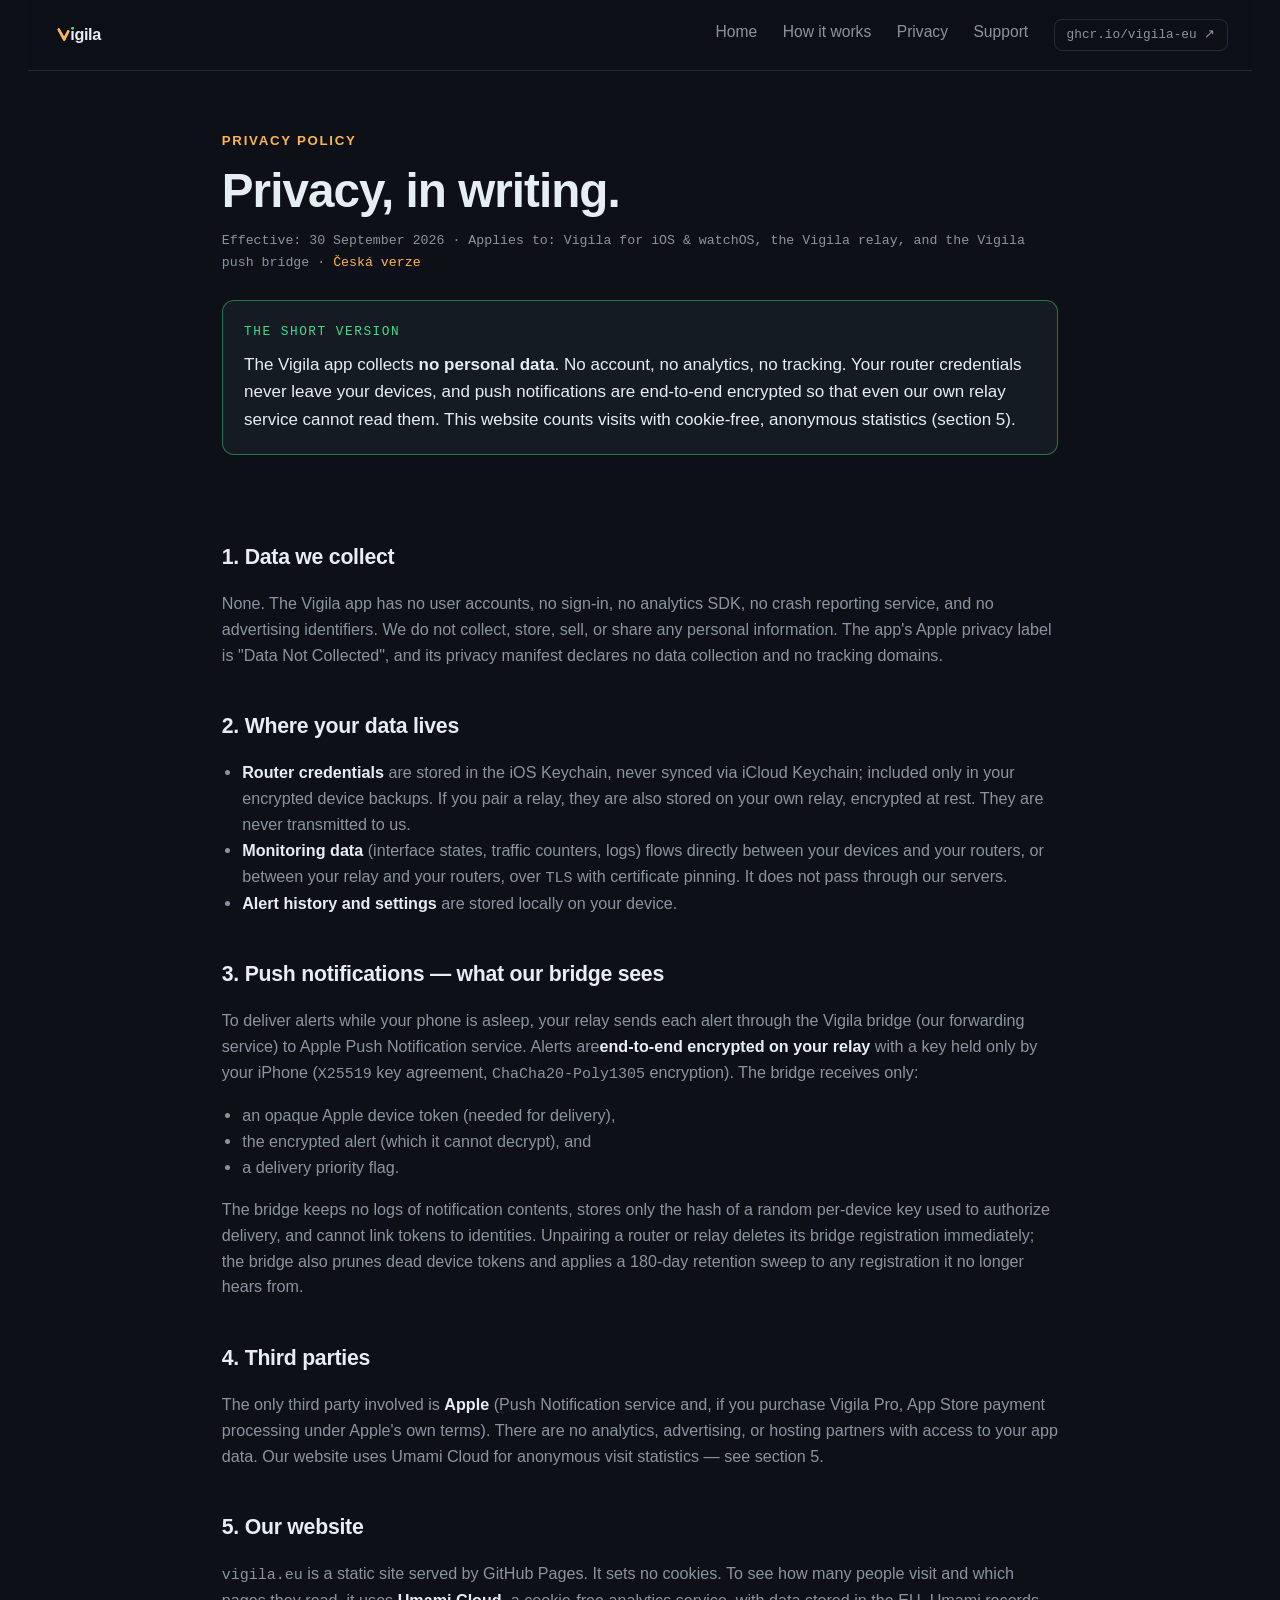
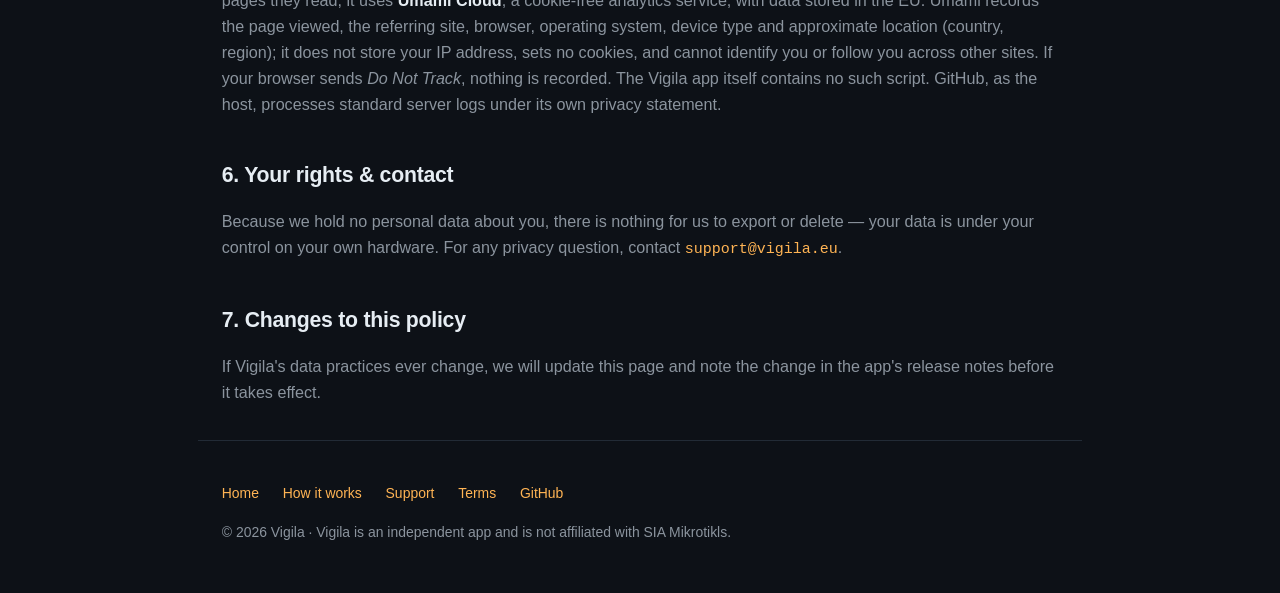
<file: privacy/index.html>
<!DOCTYPE html><html lang="en"><head><meta charset="utf-8"><meta name="viewport" content="width=device-width, initial-scale=1"><link rel="icon" type="image/svg+xml" href="/favicon.svg"><script defer src="https://cloud.umami.is/script.js" data-website-id="72b7ca8f-db16-4002-b902-0fbb6f41434d" data-domains="vigila.eu" data-do-not-track="true"></script><title>Vigila — Privacy Policy</title><meta name="description" content="Vigila collects no personal data. Router credentials never leave your devices, and push notifications are end-to-end encrypted."><link rel="canonical" href="https://vigila.eu/privacy/"><meta name="robots" content="noindex"><link rel="alternate" hreflang="en" href="https://vigila.eu/privacy"><link rel="alternate" hreflang="cs" href="https://vigila.eu/cs/privacy"><meta property="og:type" content="website"><meta property="og:title" content="Vigila — Privacy Policy"><meta property="og:description" content="Vigila collects no personal data. Router credentials never leave your devices, and push notifications are end-to-end encrypted."><meta property="og:url" content="https://vigila.eu/privacy/"><meta property="og:image" content="https://vigila.eu/img/og-image.png"><meta name="twitter:card" content="summary_large_image"><meta name="twitter:title" content="Vigila — Privacy Policy"><meta name="twitter:description" content="Vigila collects no personal data. Router credentials never leave your devices, and push notifications are end-to-end encrypted."><meta name="twitter:image" content="https://vigila.eu/img/og-image.png"><style>html{scroll-padding-top:5.5rem;font-size:17px}:root{--bg:#0d1117;--panel:#151b23;--line:#222b36;--accent:#ffb454;--ok:#3fde8c;--down:#ff6b6b;--text:#e6edf3;--muted:#8b949e;--sans:-apple-system,BlinkMacSystemFont,"SF Pro Display","SF Pro Text",Inter,sans-serif;--mono:ui-monospace,"SF Mono",Menlo,monospace;--grad:linear-gradient(135deg,#ffb454 20%,#ff8c37 60%,#ffd9a0)}*{box-sizing:border-box}html,body{margin:0}body{background:var(--bg);color:var(--text);font-family:var(--sans);line-height:1.6}a{color:var(--accent);text-decoration:none}a:hover{text-decoration:underline}:focus-visible{outline:2px solid var(--accent);outline-offset:3px;border-radius:6px}.grad-text{background:var(--grad);-webkit-text-fill-color:transparent;background-clip:text}nav{padding:1.1rem 0;z-index:50;-webkit-backdrop-filter:blur(18px);border-bottom:1px solid var(--line);background:#0d1117b8;align-items:center;max-width:72rem;margin:0 auto;padding-inline:1.4rem;font-size:.92rem;display:flex;position:sticky;top:0}nav .brand{color:var(--text);font-size:1.1rem;font-weight:700}nav .brand i{color:var(--accent);font-style:normal}nav .links{flex-wrap:wrap;justify-content:flex-end;gap:1.5rem;margin-left:auto;display:flex}nav .links a{white-space:nowrap;color:var(--muted)}nav .links a:hover{color:var(--text)}nav .ghchip{font-family:var(--mono);border:1px solid var(--line);color:var(--text);border-radius:8px;padding:.3rem .7rem;font-size:.75rem}nav .get{background:var(--accent);color:#1a1206;border-radius:999px;margin-left:.9rem;padding:.45rem .9rem;font-weight:650}nav .get:hover{filter:brightness(1.06);text-decoration:none}@media (width<=56rem){nav{flex-wrap:wrap;row-gap:.55rem;padding-block:.7rem}nav .links{scrollbar-width:none;flex-wrap:nowrap;flex-basis:100%;order:3;justify-content:flex-start;gap:1.1rem;overflow-x:auto}nav .get{margin-left:auto}html{scroll-padding-top:6.5rem}}footer{color:var(--muted);border-top:1px solid var(--line);padding:2.4rem 0 3.2rem;font-size:.82rem}footer .inner{max-width:var(--footer-width,72rem);margin:0 auto;padding:0 1.4rem}footer.boxed{max-width:var(--footer-width,72rem);margin:0 auto;padding-inline:1.4rem}footer.boxed .inner{max-width:none;padding:0}footer .links{flex-wrap:wrap;gap:1.4rem;margin-bottom:1rem;display:flex}footer p{margin:0}footer.center{text-align:center}footer.center .links{justify-content:center}footer.margin-top{margin-top:2rem}
.wrap[data-astro-cid-u6ohjolg]{max-width:52rem;margin:0 auto;padding:0 1.4rem}.eyebrow[data-astro-cid-u6ohjolg]{letter-spacing:.13em;text-transform:uppercase;color:var(--accent);margin:0 0 .7rem;font-size:.78rem;font-weight:700}h1[data-astro-cid-u6ohjolg]{letter-spacing:-.02em;margin:0 0 .8rem;font-size:clamp(1.9rem,4.5vw,2.8rem);font-weight:750;line-height:1.12}.lead[data-astro-cid-u6ohjolg]{color:var(--muted);max-width:38rem;margin:0;font-size:1.08rem}header[data-astro-cid-u6ohjolg]{padding:3.5rem 0 2.6rem}section[data-astro-cid-u6ohjolg]{padding:2.6rem 0}h2[data-astro-cid-u6ohjolg]{letter-spacing:-.012em;margin:0 0 1rem;font-size:1.45rem;font-weight:700}h3[data-astro-cid-u6ohjolg]{margin:0 0 .4rem;font-size:1.02rem}p[data-astro-cid-u6ohjolg]{color:var(--muted)}p[data-astro-cid-u6ohjolg] b[data-astro-cid-u6ohjolg],li[data-astro-cid-u6ohjolg] b[data-astro-cid-u6ohjolg]{color:var(--text);font-weight:620}.card[data-astro-cid-u6ohjolg]{background:var(--panel);border:1px solid var(--line);border-radius:12px;padding:1.25rem}.mono[data-astro-cid-u6ohjolg]{font-family:var(--mono)}code[data-astro-cid-u6ohjolg]{font-family:var(--mono);font-size:.93em}.tldr[data-astro-cid-u6ohjolg]{border-color:#3fde8c73;margin:1.6rem 0 0}.tldr[data-astro-cid-u6ohjolg] .k[data-astro-cid-u6ohjolg]{font-family:var(--mono);color:var(--ok);letter-spacing:.12em;text-transform:uppercase;margin-bottom:.5rem;font-size:.75rem;display:block}.tldr[data-astro-cid-u6ohjolg] p[data-astro-cid-u6ohjolg]{color:var(--text);margin:0}article[data-astro-cid-u6ohjolg] h2[data-astro-cid-u6ohjolg]{margin-top:2.4rem;font-size:1.25rem}article[data-astro-cid-u6ohjolg] p[data-astro-cid-u6ohjolg],article[data-astro-cid-u6ohjolg] li[data-astro-cid-u6ohjolg]{color:var(--muted);font-size:.95rem}article[data-astro-cid-u6ohjolg] ul[data-astro-cid-u6ohjolg]{margin:.6rem 0;padding-left:1.2rem}.meta[data-astro-cid-u6ohjolg]{font-family:var(--mono);color:var(--muted);font-size:.78rem}
</style></head><body><nav><a class="brand" href="/" aria-label="Vigila — home"><img src="/img/logo.svg" alt="Vigila" width="93" height="24" style="height:1.5rem;width:auto;display:block"></a><div class="links"><a href="/">Home</a><a href="/how-it-works">How it works</a><a href="/privacy">Privacy</a><a href="/support">Support</a><a class="ghchip" href="https://github.com/vigila-eu/vigila-releases">ghcr.io/vigila-eu ↗</a></div></nav><main><header data-astro-cid-u6ohjolg><div class="wrap" data-astro-cid-u6ohjolg><p class="eyebrow" data-astro-cid-u6ohjolg>privacy policy</p><h1 data-astro-cid-u6ohjolg>Privacy, in writing.</h1><p class="meta" data-astro-cid-u6ohjolg>Effective: 30 September 2026 · Applies to: Vigila for iOS &amp; watchOS, the Vigila relay, and the Vigila push bridge · <a href="/cs/privacy" data-astro-cid-u6ohjolg>Česká verze</a></p><div class="card tldr" data-astro-cid-u6ohjolg><span class="k" data-astro-cid-u6ohjolg>the short version</span><p data-astro-cid-u6ohjolg>The Vigila app collects <b data-astro-cid-u6ohjolg>no personal data</b>. No account, no analytics, no tracking. Your router credentials never leave your devices, and push notifications are end-to-end encrypted so that even our own relay service cannot read them. This website counts visits with cookie-free, anonymous statistics (section 5).</p></div></div></header><article data-astro-cid-u6ohjolg><div class="wrap" data-astro-cid-u6ohjolg><h2 data-astro-cid-u6ohjolg>1. Data we collect</h2><p data-astro-cid-u6ohjolg>None. The Vigila app has no user accounts, no sign-in, no analytics SDK, no crash reporting service, and no advertising identifiers. We do not collect, store, sell, or share any personal information. The app's Apple privacy label is "Data Not Collected", and its privacy manifest declares no data collection and no tracking domains.</p><h2 data-astro-cid-u6ohjolg>2. Where your data lives</h2><ul data-astro-cid-u6ohjolg><li data-astro-cid-u6ohjolg><b data-astro-cid-u6ohjolg>Router credentials</b> are stored in the iOS Keychain, never synced via iCloud Keychain; included only in your encrypted device backups. If you pair a relay, they are also stored on your own relay, encrypted at rest. They are never transmitted to us.</li><li data-astro-cid-u6ohjolg><b data-astro-cid-u6ohjolg>Monitoring data</b> (interface states, traffic counters, logs) flows directly between your devices and your routers, or between your relay and your routers, over <code data-astro-cid-u6ohjolg>TLS</code> with certificate pinning. It does not pass through our servers.</li><li data-astro-cid-u6ohjolg><b data-astro-cid-u6ohjolg>Alert history and settings</b> are stored locally on your device.</li></ul><h2 data-astro-cid-u6ohjolg>3. Push notifications — what our bridge sees</h2><p data-astro-cid-u6ohjolg>To deliver alerts while your phone is asleep, your relay sends each alert through the Vigila bridge (our forwarding service) to Apple Push Notification service. Alerts are<b data-astro-cid-u6ohjolg>end-to-end encrypted on your relay</b> with a key held only by your iPhone (<code data-astro-cid-u6ohjolg>X25519</code> key agreement, <code data-astro-cid-u6ohjolg>ChaCha20-Poly1305</code> encryption). The bridge receives only:</p><ul data-astro-cid-u6ohjolg><li data-astro-cid-u6ohjolg>an opaque Apple device token (needed for delivery),</li><li data-astro-cid-u6ohjolg>the encrypted alert (which it cannot decrypt), and</li><li data-astro-cid-u6ohjolg>a delivery priority flag.</li></ul><p data-astro-cid-u6ohjolg>The bridge keeps no logs of notification contents, stores only the hash of a random per-device key used to authorize delivery, and cannot link tokens to identities. Unpairing a router or relay deletes its bridge registration immediately; the bridge also prunes dead device tokens and applies a 180-day retention sweep to any registration it no longer hears from.</p><h2 data-astro-cid-u6ohjolg>4. Third parties</h2><p data-astro-cid-u6ohjolg>The only third party involved is <b data-astro-cid-u6ohjolg>Apple</b> (Push Notification service and, if you purchase Vigila Pro, App Store payment processing under Apple's own terms). There are no analytics, advertising, or hosting partners with access to your app data. Our website uses Umami Cloud for anonymous visit statistics — see section 5.</p><h2 data-astro-cid-u6ohjolg>5. Our website</h2><p data-astro-cid-u6ohjolg><code data-astro-cid-u6ohjolg>vigila.eu</code> is a static site served by GitHub Pages. It sets no cookies. To see how many people visit and which pages they read, it uses <b data-astro-cid-u6ohjolg>Umami Cloud</b>, a cookie-free analytics service, with data stored in the EU. Umami records the page viewed, the referring site, browser, operating system, device type and approximate location (country, region); it does not store your IP address, sets no cookies, and cannot identify you or follow you across other sites. If your browser sends <i data-astro-cid-u6ohjolg>Do Not Track</i>, nothing is recorded. The Vigila app itself contains no such script. GitHub, as the host, processes standard server logs under its own privacy statement.</p><h2 data-astro-cid-u6ohjolg>6. Your rights &amp; contact</h2><p data-astro-cid-u6ohjolg>Because we hold no personal data about you, there is nothing for us to export or delete — your data is under your control on your own hardware. For any privacy question, contact <a href="mailto:support@vigila.eu" data-astro-cid-u6ohjolg><code data-astro-cid-u6ohjolg>support@vigila.eu</code></a>.</p><h2 data-astro-cid-u6ohjolg>7. Changes to this policy</h2><p data-astro-cid-u6ohjolg>If Vigila's data practices ever change, we will update this page and note the change in the app's release notes before it takes effect.</p></div></article></main><footer class="margin-top boxed" style="--footer-width:52rem"><div class="inner"><div class="links"><a href="/">Home</a><a href="/how-it-works">How it works</a><a href="/support">Support</a><a href="/terms">Terms</a><a href="https://github.com/vigila-eu">GitHub</a></div><p>© 2026 Vigila · Vigila is an independent app and is not affiliated with SIA Mikrotikls.</p></div></footer></body></html>
</file>
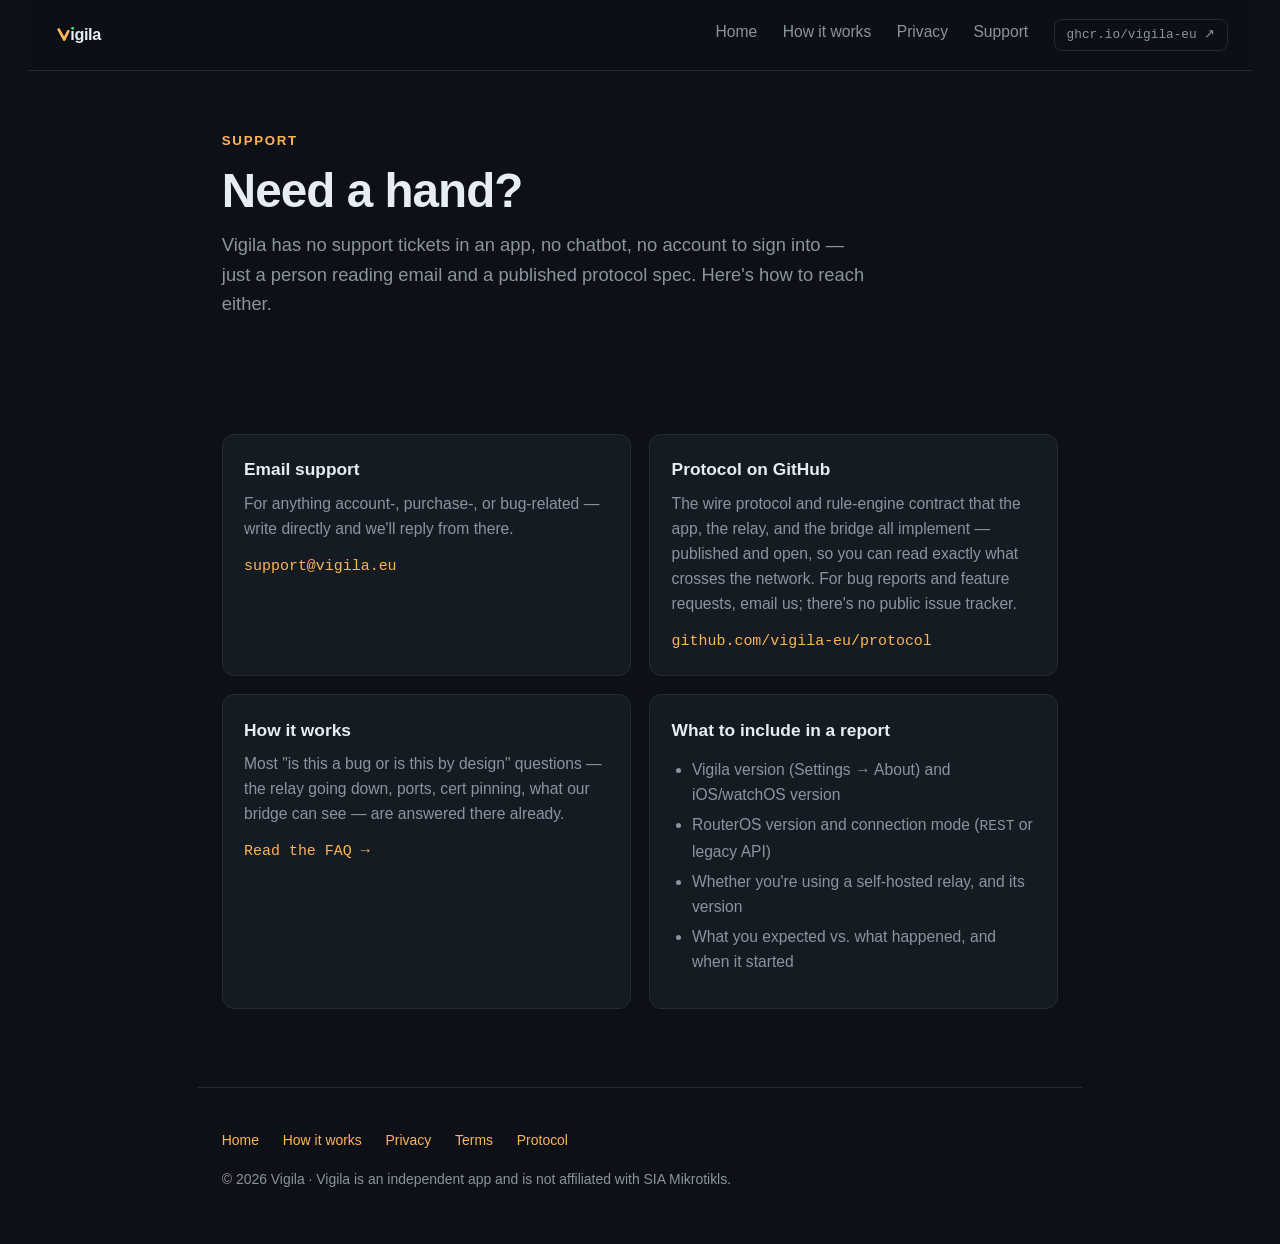
<file: support/index.html>
<!DOCTYPE html><html lang="en"><head><meta charset="utf-8"><meta name="viewport" content="width=device-width, initial-scale=1"><link rel="icon" type="image/svg+xml" href="/favicon.svg"><script defer src="https://cloud.umami.is/script.js" data-website-id="72b7ca8f-db16-4002-b902-0fbb6f41434d" data-domains="vigila.eu" data-do-not-track="true"></script><title>Vigila — Support</title><meta name="description" content="Get help with Vigila: contact support, browse the published protocol spec, or check the How it works FAQ."><link rel="canonical" href="https://vigila.eu/support/"><meta name="robots" content="noindex"><meta property="og:type" content="website"><meta property="og:title" content="Vigila — Support"><meta property="og:description" content="Get help with Vigila: contact support, browse the published protocol spec, or check the How it works FAQ."><meta property="og:url" content="https://vigila.eu/support/"><meta property="og:image" content="https://vigila.eu/img/og-image.png"><meta name="twitter:card" content="summary_large_image"><meta name="twitter:title" content="Vigila — Support"><meta name="twitter:description" content="Get help with Vigila: contact support, browse the published protocol spec, or check the How it works FAQ."><meta name="twitter:image" content="https://vigila.eu/img/og-image.png"><style>html{scroll-padding-top:5.5rem;font-size:17px}:root{--bg:#0d1117;--panel:#151b23;--line:#222b36;--accent:#ffb454;--ok:#3fde8c;--down:#ff6b6b;--text:#e6edf3;--muted:#8b949e;--sans:-apple-system,BlinkMacSystemFont,"SF Pro Display","SF Pro Text",Inter,sans-serif;--mono:ui-monospace,"SF Mono",Menlo,monospace;--grad:linear-gradient(135deg,#ffb454 20%,#ff8c37 60%,#ffd9a0)}*{box-sizing:border-box}html,body{margin:0}body{background:var(--bg);color:var(--text);font-family:var(--sans);line-height:1.6}a{color:var(--accent);text-decoration:none}a:hover{text-decoration:underline}:focus-visible{outline:2px solid var(--accent);outline-offset:3px;border-radius:6px}.grad-text{background:var(--grad);-webkit-text-fill-color:transparent;background-clip:text}nav{padding:1.1rem 0;z-index:50;-webkit-backdrop-filter:blur(18px);border-bottom:1px solid var(--line);background:#0d1117b8;align-items:center;max-width:72rem;margin:0 auto;padding-inline:1.4rem;font-size:.92rem;display:flex;position:sticky;top:0}nav .brand{color:var(--text);font-size:1.1rem;font-weight:700}nav .brand i{color:var(--accent);font-style:normal}nav .links{flex-wrap:wrap;justify-content:flex-end;gap:1.5rem;margin-left:auto;display:flex}nav .links a{white-space:nowrap;color:var(--muted)}nav .links a:hover{color:var(--text)}nav .ghchip{font-family:var(--mono);border:1px solid var(--line);color:var(--text);border-radius:8px;padding:.3rem .7rem;font-size:.75rem}nav .get{background:var(--accent);color:#1a1206;border-radius:999px;margin-left:.9rem;padding:.45rem .9rem;font-weight:650}nav .get:hover{filter:brightness(1.06);text-decoration:none}@media (width<=56rem){nav{flex-wrap:wrap;row-gap:.55rem;padding-block:.7rem}nav .links{scrollbar-width:none;flex-wrap:nowrap;flex-basis:100%;order:3;justify-content:flex-start;gap:1.1rem;overflow-x:auto}nav .get{margin-left:auto}html{scroll-padding-top:6.5rem}}footer{color:var(--muted);border-top:1px solid var(--line);padding:2.4rem 0 3.2rem;font-size:.82rem}footer .inner{max-width:var(--footer-width,72rem);margin:0 auto;padding:0 1.4rem}footer.boxed{max-width:var(--footer-width,72rem);margin:0 auto;padding-inline:1.4rem}footer.boxed .inner{max-width:none;padding:0}footer .links{flex-wrap:wrap;gap:1.4rem;margin-bottom:1rem;display:flex}footer p{margin:0}footer.center{text-align:center}footer.center .links{justify-content:center}footer.margin-top{margin-top:2rem}
.wrap[data-astro-cid-g363lt5y]{max-width:52rem;margin:0 auto;padding:0 1.4rem}.eyebrow[data-astro-cid-g363lt5y]{letter-spacing:.13em;text-transform:uppercase;color:var(--accent);margin:0 0 .7rem;font-size:.78rem;font-weight:700}h1[data-astro-cid-g363lt5y]{letter-spacing:-.02em;margin:0 0 .8rem;font-size:clamp(1.9rem,4.5vw,2.8rem);font-weight:750;line-height:1.12}.lead[data-astro-cid-g363lt5y]{color:var(--muted);max-width:38rem;margin:0;font-size:1.08rem}header[data-astro-cid-g363lt5y]{padding:3.5rem 0 2.6rem}section[data-astro-cid-g363lt5y]{padding:2.6rem 0}h2[data-astro-cid-g363lt5y]{letter-spacing:-.012em;margin:0 0 1rem;font-size:1.45rem;font-weight:700}h3[data-astro-cid-g363lt5y]{margin:0 0 .4rem;font-size:1.02rem}p[data-astro-cid-g363lt5y]{color:var(--muted)}p[data-astro-cid-g363lt5y] b[data-astro-cid-g363lt5y],li[data-astro-cid-g363lt5y] b[data-astro-cid-g363lt5y]{color:var(--text);font-weight:620}.card[data-astro-cid-g363lt5y]{background:var(--panel);border:1px solid var(--line);border-radius:12px;padding:1.25rem}code[data-astro-cid-g363lt5y]{font-family:var(--mono);font-size:.93em}.cards[data-astro-cid-g363lt5y]{grid-template-columns:1fr 1fr;gap:1.1rem;margin-top:1.6rem;display:grid}.cards[data-astro-cid-g363lt5y] .card[data-astro-cid-g363lt5y] p[data-astro-cid-g363lt5y]{margin:.3rem 0 0;font-size:.92rem}.cards[data-astro-cid-g363lt5y] .card[data-astro-cid-g363lt5y] a[data-astro-cid-g363lt5y].action{font-family:var(--mono);margin-top:.8rem;font-size:.88rem;display:inline-block}.report[data-astro-cid-g363lt5y] ul[data-astro-cid-g363lt5y]{color:var(--muted);margin:.6rem 0;padding-left:1.2rem;font-size:.92rem}.report[data-astro-cid-g363lt5y] li[data-astro-cid-g363lt5y]{padding:.15rem 0}@media (width<=56rem){.cards[data-astro-cid-g363lt5y]{grid-template-columns:1fr}}
</style></head><body><nav><a class="brand" href="/" aria-label="Vigila — home"><img src="/img/logo.svg" alt="Vigila" width="93" height="24" style="height:1.5rem;width:auto;display:block"></a><div class="links"><a href="/">Home</a><a href="/how-it-works">How it works</a><a href="/privacy">Privacy</a><a href="/support">Support</a><a class="ghchip" href="https://github.com/vigila-eu/vigila-releases">ghcr.io/vigila-eu ↗</a></div></nav><main><header data-astro-cid-g363lt5y><div class="wrap" data-astro-cid-g363lt5y><p class="eyebrow" data-astro-cid-g363lt5y>support</p><h1 data-astro-cid-g363lt5y>Need a hand?</h1><p class="lead" data-astro-cid-g363lt5y>Vigila has no support tickets in an app, no chatbot, no account to sign into — just a person reading email and a published protocol spec. Here's how to reach either.</p></div></header><section data-astro-cid-g363lt5y><div class="wrap" data-astro-cid-g363lt5y><div class="cards" data-astro-cid-g363lt5y><div class="card" data-astro-cid-g363lt5y><h3 data-astro-cid-g363lt5y>Email support</h3><p data-astro-cid-g363lt5y>For anything account-, purchase-, or bug-related — write directly and we'll reply from there.</p><a class="action" href="mailto:support@vigila.eu" data-astro-cid-g363lt5y>support@vigila.eu</a></div><div class="card" data-astro-cid-g363lt5y><h3 data-astro-cid-g363lt5y>Protocol on GitHub</h3><p data-astro-cid-g363lt5y>The wire protocol and rule-engine contract that the app, the relay, and the bridge all implement — published and open, so you can read exactly what crosses the network. For bug reports and feature requests, email us; there's no public issue tracker.</p><a class="action" href="https://github.com/vigila-eu/protocol" data-astro-cid-g363lt5y>github.com/vigila-eu/protocol</a></div><div class="card" data-astro-cid-g363lt5y><h3 data-astro-cid-g363lt5y>How it works</h3><p data-astro-cid-g363lt5y>Most "is this a bug or is this by design" questions — the relay going down, ports, cert pinning, what our bridge can see — are answered there already.</p><a class="action" href="/how-it-works" data-astro-cid-g363lt5y>Read the FAQ →</a></div><div class="card report" data-astro-cid-g363lt5y><h3 data-astro-cid-g363lt5y>What to include in a report</h3><ul data-astro-cid-g363lt5y><li data-astro-cid-g363lt5y>Vigila version (Settings → About) and iOS/watchOS version</li><li data-astro-cid-g363lt5y>RouterOS version and connection mode (<code data-astro-cid-g363lt5y>REST</code> or legacy API)</li><li data-astro-cid-g363lt5y>Whether you're using a self-hosted relay, and its version</li><li data-astro-cid-g363lt5y>What you expected vs. what happened, and when it started</li></ul></div></div></div></section></main><footer class="margin-top boxed" style="--footer-width:52rem"><div class="inner"><div class="links"><a href="/">Home</a><a href="/how-it-works">How it works</a><a href="/privacy">Privacy</a><a href="/terms">Terms</a><a href="https://github.com/vigila-eu/protocol">Protocol</a></div><p>© 2026 Vigila · Vigila is an independent app and is not affiliated with SIA Mikrotikls.</p></div></footer></body></html>
</file>
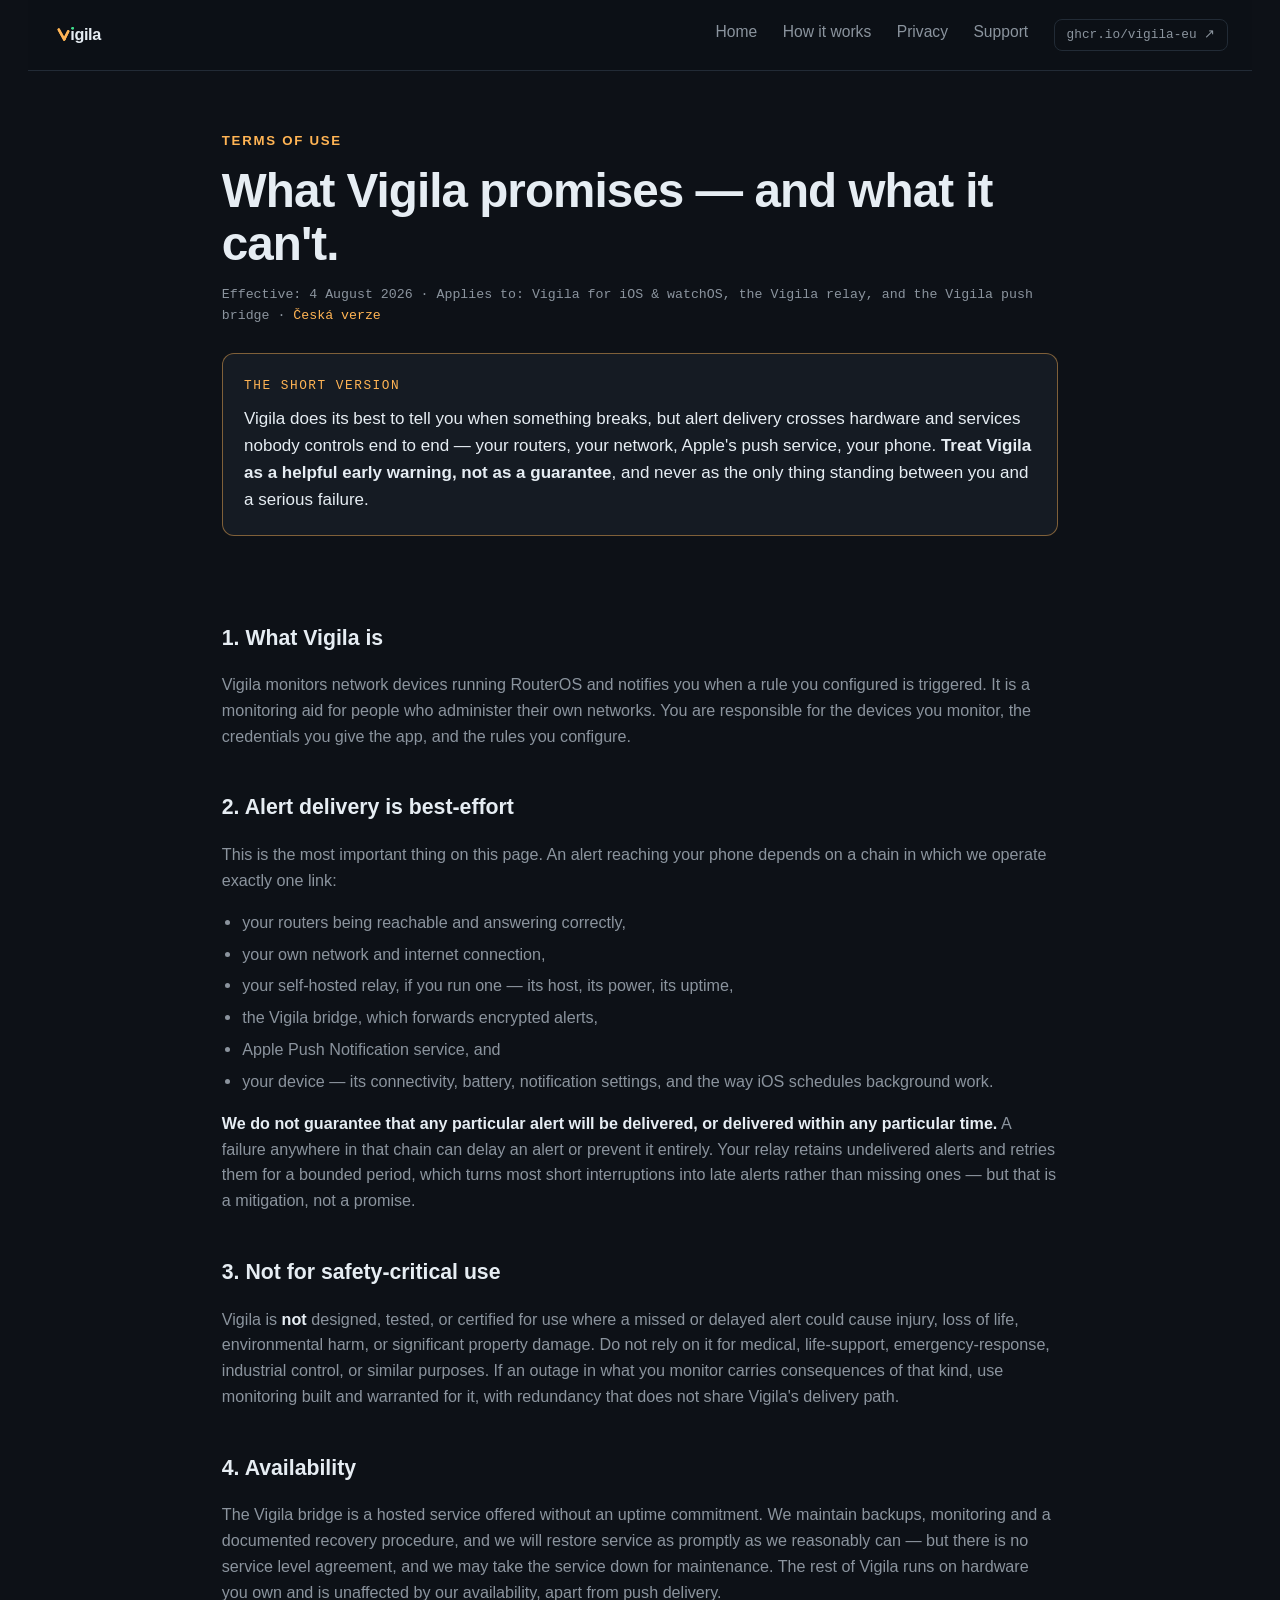
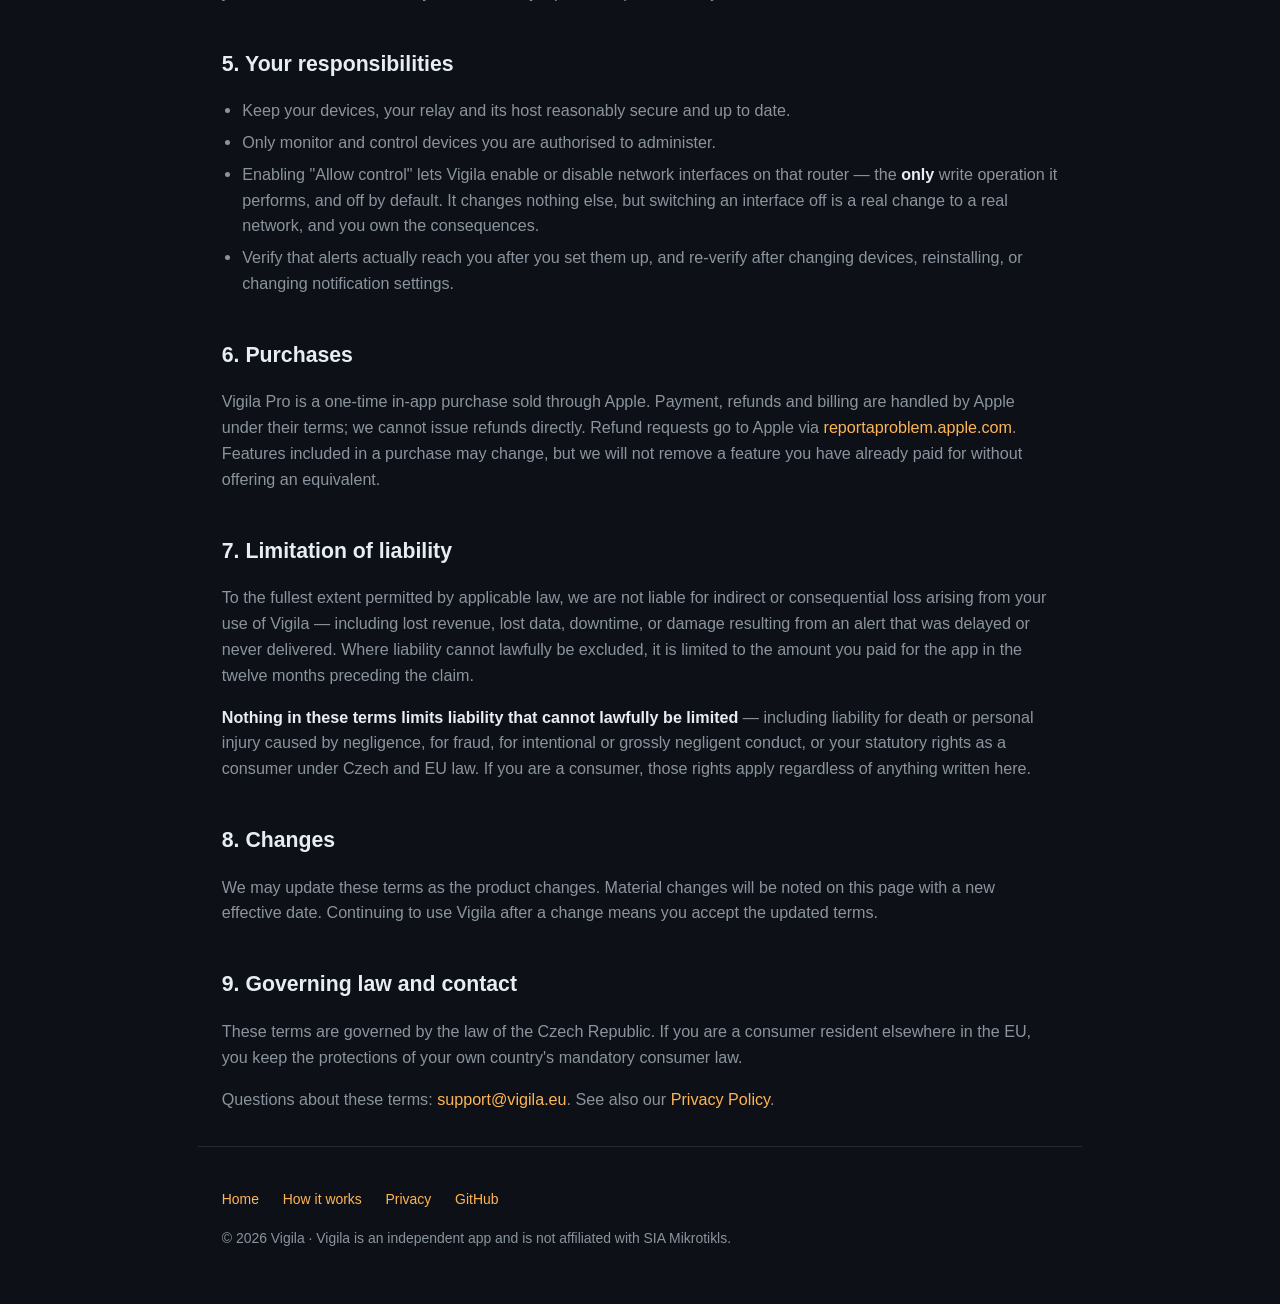
<file: terms/index.html>
<!DOCTYPE html><html lang="en"><head><meta charset="utf-8"><meta name="viewport" content="width=device-width, initial-scale=1"><link rel="icon" type="image/svg+xml" href="/favicon.svg"><script defer src="https://cloud.umami.is/script.js" data-website-id="72b7ca8f-db16-4002-b902-0fbb6f41434d" data-domains="vigila.eu" data-do-not-track="true"></script><title>Vigila — Terms of Use</title><meta name="description" content="Vigila delivers alerts on a best-effort basis across a chain that includes your routers, your network, Apple's push service and iOS. It is not a substitute for redundant or safety-critical monitoring."><link rel="canonical" href="https://vigila.eu/terms/"><meta name="robots" content="noindex"><link rel="alternate" hreflang="en" href="https://vigila.eu/terms"><link rel="alternate" hreflang="cs" href="https://vigila.eu/cs/terms"><meta property="og:type" content="website"><meta property="og:title" content="Vigila — Terms of Use"><meta property="og:description" content="Vigila delivers alerts on a best-effort basis across a chain that includes your routers, your network, Apple's push service and iOS. It is not a substitute for redundant or safety-critical monitoring."><meta property="og:url" content="https://vigila.eu/terms/"><meta property="og:image" content="https://vigila.eu/img/og-image.png"><meta name="twitter:card" content="summary_large_image"><meta name="twitter:title" content="Vigila — Terms of Use"><meta name="twitter:description" content="Vigila delivers alerts on a best-effort basis across a chain that includes your routers, your network, Apple's push service and iOS. It is not a substitute for redundant or safety-critical monitoring."><meta name="twitter:image" content="https://vigila.eu/img/og-image.png"><style>html{scroll-padding-top:5.5rem;font-size:17px}:root{--bg:#0d1117;--panel:#151b23;--line:#222b36;--accent:#ffb454;--ok:#3fde8c;--down:#ff6b6b;--text:#e6edf3;--muted:#8b949e;--sans:-apple-system,BlinkMacSystemFont,"SF Pro Display","SF Pro Text",Inter,sans-serif;--mono:ui-monospace,"SF Mono",Menlo,monospace;--grad:linear-gradient(135deg,#ffb454 20%,#ff8c37 60%,#ffd9a0)}*{box-sizing:border-box}html,body{margin:0}body{background:var(--bg);color:var(--text);font-family:var(--sans);line-height:1.6}a{color:var(--accent);text-decoration:none}a:hover{text-decoration:underline}:focus-visible{outline:2px solid var(--accent);outline-offset:3px;border-radius:6px}.grad-text{background:var(--grad);-webkit-text-fill-color:transparent;background-clip:text}nav{padding:1.1rem 0;z-index:50;-webkit-backdrop-filter:blur(18px);border-bottom:1px solid var(--line);background:#0d1117b8;align-items:center;max-width:72rem;margin:0 auto;padding-inline:1.4rem;font-size:.92rem;display:flex;position:sticky;top:0}nav .brand{color:var(--text);font-size:1.1rem;font-weight:700}nav .brand i{color:var(--accent);font-style:normal}nav .links{flex-wrap:wrap;justify-content:flex-end;gap:1.5rem;margin-left:auto;display:flex}nav .links a{white-space:nowrap;color:var(--muted)}nav .links a:hover{color:var(--text)}nav .ghchip{font-family:var(--mono);border:1px solid var(--line);color:var(--text);border-radius:8px;padding:.3rem .7rem;font-size:.75rem}nav .get{background:var(--accent);color:#1a1206;border-radius:999px;margin-left:.9rem;padding:.45rem .9rem;font-weight:650}nav .get:hover{filter:brightness(1.06);text-decoration:none}@media (width<=56rem){nav{flex-wrap:wrap;row-gap:.55rem;padding-block:.7rem}nav .links{scrollbar-width:none;flex-wrap:nowrap;flex-basis:100%;order:3;justify-content:flex-start;gap:1.1rem;overflow-x:auto}nav .get{margin-left:auto}html{scroll-padding-top:6.5rem}}footer{color:var(--muted);border-top:1px solid var(--line);padding:2.4rem 0 3.2rem;font-size:.82rem}footer .inner{max-width:var(--footer-width,72rem);margin:0 auto;padding:0 1.4rem}footer.boxed{max-width:var(--footer-width,72rem);margin:0 auto;padding-inline:1.4rem}footer.boxed .inner{max-width:none;padding:0}footer .links{flex-wrap:wrap;gap:1.4rem;margin-bottom:1rem;display:flex}footer p{margin:0}footer.center{text-align:center}footer.center .links{justify-content:center}footer.margin-top{margin-top:2rem}
.wrap[data-astro-cid-zcf6dkqz]{max-width:52rem;margin:0 auto;padding:0 1.4rem}.eyebrow[data-astro-cid-zcf6dkqz]{letter-spacing:.13em;text-transform:uppercase;color:var(--accent);margin:0 0 .7rem;font-size:.78rem;font-weight:700}h1[data-astro-cid-zcf6dkqz]{letter-spacing:-.02em;margin:0 0 .8rem;font-size:clamp(1.9rem,4.5vw,2.8rem);font-weight:750;line-height:1.12}header[data-astro-cid-zcf6dkqz]{padding:3.5rem 0 2.6rem}p[data-astro-cid-zcf6dkqz]{color:var(--muted)}p[data-astro-cid-zcf6dkqz] b[data-astro-cid-zcf6dkqz],li[data-astro-cid-zcf6dkqz] b[data-astro-cid-zcf6dkqz]{color:var(--text);font-weight:620}.card[data-astro-cid-zcf6dkqz]{background:var(--panel);border:1px solid var(--line);border-radius:12px;padding:1.25rem}code[data-astro-cid-zcf6dkqz]{font-family:var(--mono);font-size:.93em}.tldr[data-astro-cid-zcf6dkqz]{border-color:#ffb45473;margin:1.6rem 0 0}.tldr[data-astro-cid-zcf6dkqz] .k[data-astro-cid-zcf6dkqz]{font-family:var(--mono);color:var(--accent);letter-spacing:.12em;text-transform:uppercase;margin-bottom:.5rem;font-size:.75rem;display:block}.tldr[data-astro-cid-zcf6dkqz] p[data-astro-cid-zcf6dkqz]{color:var(--text);margin:0}article[data-astro-cid-zcf6dkqz] h2[data-astro-cid-zcf6dkqz]{margin-top:2.4rem;font-size:1.25rem}article[data-astro-cid-zcf6dkqz] p[data-astro-cid-zcf6dkqz],article[data-astro-cid-zcf6dkqz] li[data-astro-cid-zcf6dkqz]{color:var(--muted);font-size:.95rem}article[data-astro-cid-zcf6dkqz] ul[data-astro-cid-zcf6dkqz]{margin:.6rem 0;padding-left:1.2rem}article[data-astro-cid-zcf6dkqz] li[data-astro-cid-zcf6dkqz]{margin:.35rem 0}.meta[data-astro-cid-zcf6dkqz]{font-family:var(--mono);color:var(--muted);font-size:.78rem}
</style></head><body><nav><a class="brand" href="/" aria-label="Vigila — home"><img src="/img/logo.svg" alt="Vigila" width="93" height="24" style="height:1.5rem;width:auto;display:block"></a><div class="links"><a href="/">Home</a><a href="/how-it-works">How it works</a><a href="/privacy">Privacy</a><a href="/support">Support</a><a class="ghchip" href="https://github.com/vigila-eu/vigila-releases">ghcr.io/vigila-eu ↗</a></div></nav><main><header data-astro-cid-zcf6dkqz><div class="wrap" data-astro-cid-zcf6dkqz><p class="eyebrow" data-astro-cid-zcf6dkqz>terms of use</p><h1 data-astro-cid-zcf6dkqz>What Vigila promises — and what it can't.</h1><p class="meta" data-astro-cid-zcf6dkqz>Effective: 4 August 2026 · Applies to: Vigila for iOS &amp; watchOS, the Vigila relay, and the Vigila push bridge · <a href="/cs/terms" data-astro-cid-zcf6dkqz>Česká verze</a></p><div class="card tldr" data-astro-cid-zcf6dkqz><span class="k" data-astro-cid-zcf6dkqz>the short version</span><p data-astro-cid-zcf6dkqz>Vigila does its best to tell you when something breaks, but alert delivery crosses hardware and services nobody controls end to end — your routers, your network, Apple's push service, your phone. <b data-astro-cid-zcf6dkqz>Treat Vigila as a helpful early warning, not as a guarantee</b>, and never as the only thing standing between you and a serious failure.</p></div></div></header><article data-astro-cid-zcf6dkqz><div class="wrap" data-astro-cid-zcf6dkqz><h2 data-astro-cid-zcf6dkqz>1. What Vigila is</h2><p data-astro-cid-zcf6dkqz>Vigila monitors network devices running RouterOS and notifies you when a rule you configured is triggered. It is a monitoring aid for people who administer their own networks. You are responsible for the devices you monitor, the credentials you give the app, and the rules you configure.</p><h2 data-astro-cid-zcf6dkqz>2. Alert delivery is best-effort</h2><p data-astro-cid-zcf6dkqz>This is the most important thing on this page. An alert reaching your phone depends on a chain in which we operate exactly one link:</p><ul data-astro-cid-zcf6dkqz><li data-astro-cid-zcf6dkqz>your routers being reachable and answering correctly,</li><li data-astro-cid-zcf6dkqz>your own network and internet connection,</li><li data-astro-cid-zcf6dkqz>your self-hosted relay, if you run one — its host, its power, its uptime,</li><li data-astro-cid-zcf6dkqz>the Vigila bridge, which forwards encrypted alerts,</li><li data-astro-cid-zcf6dkqz>Apple Push Notification service, and</li><li data-astro-cid-zcf6dkqz>your device — its connectivity, battery, notification settings, and the way iOS schedules background work.</li></ul><p data-astro-cid-zcf6dkqz><b data-astro-cid-zcf6dkqz>We do not guarantee that any particular alert will be delivered, or delivered within any particular time.</b> A failure anywhere in that chain can delay an alert or prevent it entirely. Your relay retains undelivered alerts and retries them for a bounded period, which turns most short interruptions into late alerts rather than missing ones — but that is a mitigation, not a promise.</p><h2 data-astro-cid-zcf6dkqz>3. Not for safety-critical use</h2><p data-astro-cid-zcf6dkqz>Vigila is <b data-astro-cid-zcf6dkqz>not</b> designed, tested, or certified for use where a missed or delayed alert could cause injury, loss of life, environmental harm, or significant property damage. Do not rely on it for medical, life-support, emergency-response, industrial control, or similar purposes. If an outage in what you monitor carries consequences of that kind, use monitoring built and warranted for it, with redundancy that does not share Vigila's delivery path.</p><h2 data-astro-cid-zcf6dkqz>4. Availability</h2><p data-astro-cid-zcf6dkqz>The Vigila bridge is a hosted service offered without an uptime commitment. We maintain backups, monitoring and a documented recovery procedure, and we will restore service as promptly as we reasonably can — but there is no service level agreement, and we may take the service down for maintenance. The rest of Vigila runs on hardware you own and is unaffected by our availability, apart from push delivery.</p><h2 data-astro-cid-zcf6dkqz>5. Your responsibilities</h2><ul data-astro-cid-zcf6dkqz><li data-astro-cid-zcf6dkqz>Keep your devices, your relay and its host reasonably secure and up to date.</li><li data-astro-cid-zcf6dkqz>Only monitor and control devices you are authorised to administer.</li><li data-astro-cid-zcf6dkqz>Enabling "Allow control" lets Vigila enable or disable network interfaces on that router — the <b data-astro-cid-zcf6dkqz>only</b> write operation it performs, and off by default. It changes nothing else, but switching an interface off is a real change to a real network, and you own the consequences.</li><li data-astro-cid-zcf6dkqz>Verify that alerts actually reach you after you set them up, and re-verify after changing devices, reinstalling, or changing notification settings.</li></ul><h2 data-astro-cid-zcf6dkqz>6. Purchases</h2><p data-astro-cid-zcf6dkqz>Vigila Pro is a one-time in-app purchase sold through Apple. Payment, refunds and billing are handled by Apple under their terms; we cannot issue refunds directly. Refund requests go to Apple via <a href="https://reportaproblem.apple.com" data-astro-cid-zcf6dkqz>reportaproblem.apple.com</a>. Features included in a purchase may change, but we will not remove a feature you have already paid for without offering an equivalent.</p><h2 data-astro-cid-zcf6dkqz>7. Limitation of liability</h2><p data-astro-cid-zcf6dkqz>To the fullest extent permitted by applicable law, we are not liable for indirect or consequential loss arising from your use of Vigila — including lost revenue, lost data, downtime, or damage resulting from an alert that was delayed or never delivered. Where liability cannot lawfully be excluded, it is limited to the amount you paid for the app in the twelve months preceding the claim.</p><p data-astro-cid-zcf6dkqz><b data-astro-cid-zcf6dkqz>Nothing in these terms limits liability that cannot lawfully be limited</b> — including liability for death or personal injury caused by negligence, for fraud, for intentional or grossly negligent conduct, or your statutory rights as a consumer under Czech and EU law. If you are a consumer, those rights apply regardless of anything written here.</p><h2 data-astro-cid-zcf6dkqz>8. Changes</h2><p data-astro-cid-zcf6dkqz>We may update these terms as the product changes. Material changes will be noted on this page with a new effective date. Continuing to use Vigila after a change means you accept the updated terms.</p><h2 data-astro-cid-zcf6dkqz>9. Governing law and contact</h2><p data-astro-cid-zcf6dkqz>These terms are governed by the law of the Czech Republic. If you are a consumer resident elsewhere in the EU, you keep the protections of your own country's mandatory consumer law.</p><p data-astro-cid-zcf6dkqz>Questions about these terms: <a href="mailto:support@vigila.eu" data-astro-cid-zcf6dkqz>support@vigila.eu</a>. See also our <a href="/privacy" data-astro-cid-zcf6dkqz>Privacy Policy</a>.</p></div></article></main><footer class="margin-top boxed" style="--footer-width:52rem"><div class="inner"><div class="links"><a href="/">Home</a><a href="/how-it-works">How it works</a><a href="/privacy">Privacy</a><a href="https://github.com/vigila-eu">GitHub</a></div><p>© 2026 Vigila · Vigila is an independent app and is not affiliated with SIA Mikrotikls.</p></div></footer></body></html>
</file>
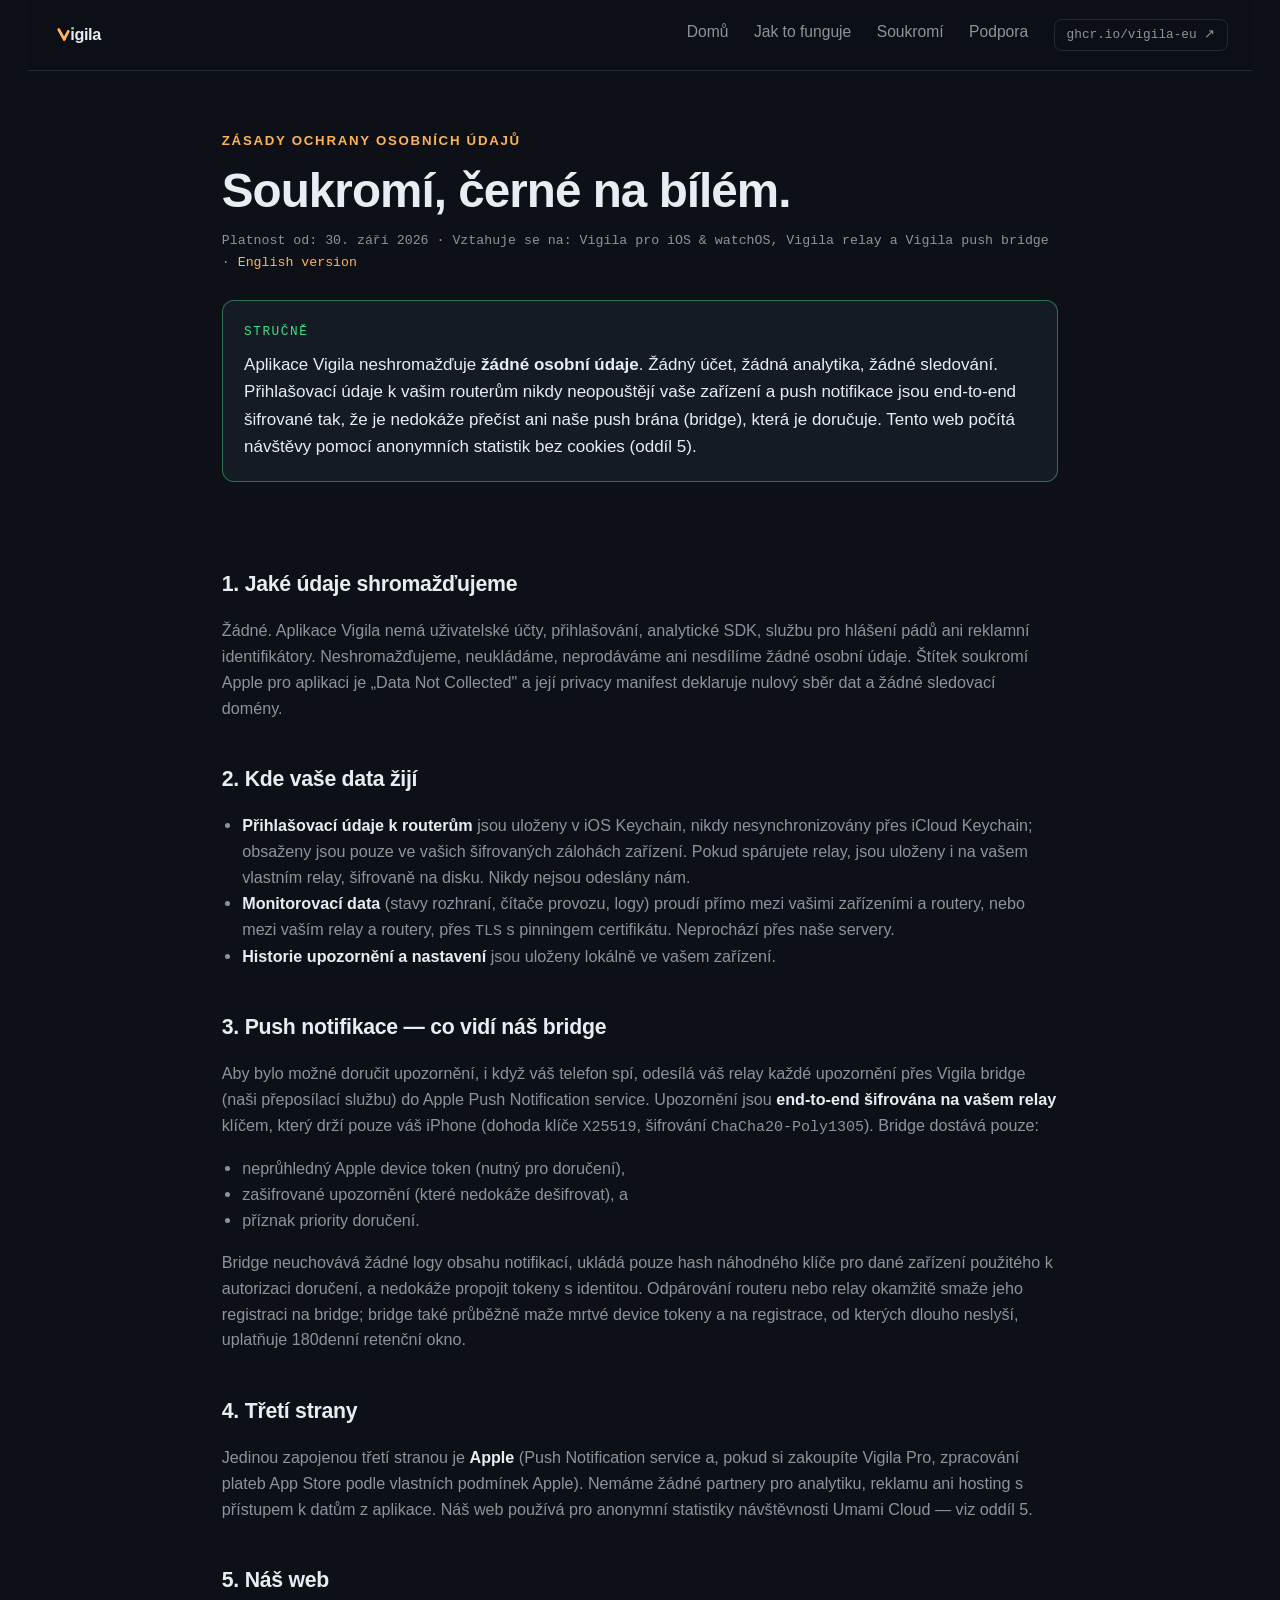
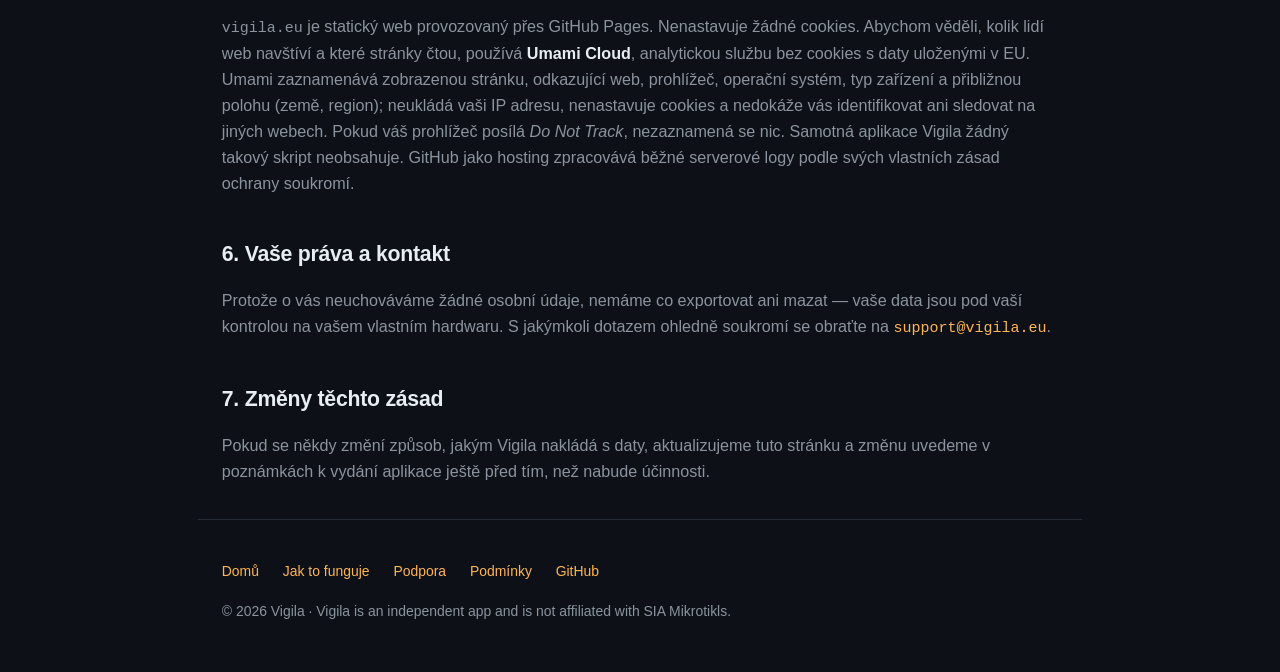
<file: cs/privacy/index.html>
<!DOCTYPE html><html lang="cs"><head><meta charset="utf-8"><meta name="viewport" content="width=device-width, initial-scale=1"><link rel="icon" type="image/svg+xml" href="/favicon.svg"><script defer src="https://cloud.umami.is/script.js" data-website-id="72b7ca8f-db16-4002-b902-0fbb6f41434d" data-domains="vigila.eu" data-do-not-track="true"></script><title>Vigila — Zásady ochrany osobních údajů</title><meta name="description" content="Vigila neshromažďuje žádné osobní údaje. Přihlašovací údaje k routerům nikdy neopouštějí vaše zařízení a push notifikace jsou end-to-end šifrované."><link rel="canonical" href="https://vigila.eu/cs/privacy/"><meta name="robots" content="noindex"><link rel="alternate" hreflang="cs" href="https://vigila.eu/cs/privacy"><link rel="alternate" hreflang="en" href="https://vigila.eu/privacy"><meta property="og:type" content="website"><meta property="og:title" content="Vigila — Zásady ochrany osobních údajů"><meta property="og:description" content="Vigila neshromažďuje žádné osobní údaje. Přihlašovací údaje k routerům nikdy neopouštějí vaše zařízení a push notifikace jsou end-to-end šifrované."><meta property="og:url" content="https://vigila.eu/cs/privacy/"><meta property="og:image" content="https://vigila.eu/img/og-image.png"><meta name="twitter:card" content="summary_large_image"><meta name="twitter:title" content="Vigila — Zásady ochrany osobních údajů"><meta name="twitter:description" content="Vigila neshromažďuje žádné osobní údaje. Přihlašovací údaje k routerům nikdy neopouštějí vaše zařízení a push notifikace jsou end-to-end šifrované."><meta name="twitter:image" content="https://vigila.eu/img/og-image.png"><style>html{scroll-padding-top:5.5rem;font-size:17px}:root{--bg:#0d1117;--panel:#151b23;--line:#222b36;--accent:#ffb454;--ok:#3fde8c;--down:#ff6b6b;--text:#e6edf3;--muted:#8b949e;--sans:-apple-system,BlinkMacSystemFont,"SF Pro Display","SF Pro Text",Inter,sans-serif;--mono:ui-monospace,"SF Mono",Menlo,monospace;--grad:linear-gradient(135deg,#ffb454 20%,#ff8c37 60%,#ffd9a0)}*{box-sizing:border-box}html,body{margin:0}body{background:var(--bg);color:var(--text);font-family:var(--sans);line-height:1.6}a{color:var(--accent);text-decoration:none}a:hover{text-decoration:underline}:focus-visible{outline:2px solid var(--accent);outline-offset:3px;border-radius:6px}.grad-text{background:var(--grad);-webkit-text-fill-color:transparent;background-clip:text}nav{padding:1.1rem 0;z-index:50;-webkit-backdrop-filter:blur(18px);border-bottom:1px solid var(--line);background:#0d1117b8;align-items:center;max-width:72rem;margin:0 auto;padding-inline:1.4rem;font-size:.92rem;display:flex;position:sticky;top:0}nav .brand{color:var(--text);font-size:1.1rem;font-weight:700}nav .brand i{color:var(--accent);font-style:normal}nav .links{flex-wrap:wrap;justify-content:flex-end;gap:1.5rem;margin-left:auto;display:flex}nav .links a{white-space:nowrap;color:var(--muted)}nav .links a:hover{color:var(--text)}nav .ghchip{font-family:var(--mono);border:1px solid var(--line);color:var(--text);border-radius:8px;padding:.3rem .7rem;font-size:.75rem}nav .get{background:var(--accent);color:#1a1206;border-radius:999px;margin-left:.9rem;padding:.45rem .9rem;font-weight:650}nav .get:hover{filter:brightness(1.06);text-decoration:none}@media (width<=56rem){nav{flex-wrap:wrap;row-gap:.55rem;padding-block:.7rem}nav .links{scrollbar-width:none;flex-wrap:nowrap;flex-basis:100%;order:3;justify-content:flex-start;gap:1.1rem;overflow-x:auto}nav .get{margin-left:auto}html{scroll-padding-top:6.5rem}}footer{color:var(--muted);border-top:1px solid var(--line);padding:2.4rem 0 3.2rem;font-size:.82rem}footer .inner{max-width:var(--footer-width,72rem);margin:0 auto;padding:0 1.4rem}footer.boxed{max-width:var(--footer-width,72rem);margin:0 auto;padding-inline:1.4rem}footer.boxed .inner{max-width:none;padding:0}footer .links{flex-wrap:wrap;gap:1.4rem;margin-bottom:1rem;display:flex}footer p{margin:0}footer.center{text-align:center}footer.center .links{justify-content:center}footer.margin-top{margin-top:2rem}
.wrap[data-astro-cid-xgi7enes]{max-width:52rem;margin:0 auto;padding:0 1.4rem}.eyebrow[data-astro-cid-xgi7enes]{letter-spacing:.13em;text-transform:uppercase;color:var(--accent);margin:0 0 .7rem;font-size:.78rem;font-weight:700}h1[data-astro-cid-xgi7enes]{letter-spacing:-.02em;margin:0 0 .8rem;font-size:clamp(1.9rem,4.5vw,2.8rem);font-weight:750;line-height:1.12}.lead[data-astro-cid-xgi7enes]{color:var(--muted);max-width:38rem;margin:0;font-size:1.08rem}header[data-astro-cid-xgi7enes]{padding:3.5rem 0 2.6rem}section[data-astro-cid-xgi7enes]{padding:2.6rem 0}h2[data-astro-cid-xgi7enes]{letter-spacing:-.012em;margin:0 0 1rem;font-size:1.45rem;font-weight:700}h3[data-astro-cid-xgi7enes]{margin:0 0 .4rem;font-size:1.02rem}p[data-astro-cid-xgi7enes]{color:var(--muted)}p[data-astro-cid-xgi7enes] b[data-astro-cid-xgi7enes],li[data-astro-cid-xgi7enes] b[data-astro-cid-xgi7enes]{color:var(--text);font-weight:620}.card[data-astro-cid-xgi7enes]{background:var(--panel);border:1px solid var(--line);border-radius:12px;padding:1.25rem}.mono[data-astro-cid-xgi7enes]{font-family:var(--mono)}code[data-astro-cid-xgi7enes]{font-family:var(--mono);font-size:.93em}.tldr[data-astro-cid-xgi7enes]{border-color:#3fde8c73;margin:1.6rem 0 0}.tldr[data-astro-cid-xgi7enes] .k[data-astro-cid-xgi7enes]{font-family:var(--mono);color:var(--ok);letter-spacing:.12em;text-transform:uppercase;margin-bottom:.5rem;font-size:.75rem;display:block}.tldr[data-astro-cid-xgi7enes] p[data-astro-cid-xgi7enes]{color:var(--text);margin:0}article[data-astro-cid-xgi7enes] h2[data-astro-cid-xgi7enes]{margin-top:2.4rem;font-size:1.25rem}article[data-astro-cid-xgi7enes] p[data-astro-cid-xgi7enes],article[data-astro-cid-xgi7enes] li[data-astro-cid-xgi7enes]{color:var(--muted);font-size:.95rem}article[data-astro-cid-xgi7enes] ul[data-astro-cid-xgi7enes]{margin:.6rem 0;padding-left:1.2rem}.meta[data-astro-cid-xgi7enes]{font-family:var(--mono);color:var(--muted);font-size:.78rem}
</style></head><body><nav><a class="brand" href="/" aria-label="Vigila — domů"><img src="/img/logo.svg" alt="Vigila" width="93" height="24" style="height:1.5rem;width:auto;display:block"></a><div class="links"><a href="/">Domů</a><a href="/how-it-works">Jak to funguje</a><a href="/cs/privacy">Soukromí</a><a href="/support">Podpora</a><a class="ghchip" href="https://github.com/vigila-eu/vigila-releases">ghcr.io/vigila-eu ↗</a></div></nav><main><header data-astro-cid-xgi7enes><div class="wrap" data-astro-cid-xgi7enes><p class="eyebrow" data-astro-cid-xgi7enes>zásady ochrany osobních údajů</p><h1 data-astro-cid-xgi7enes>Soukromí, černé na bílém.</h1><p class="meta" data-astro-cid-xgi7enes>Platnost od: 30. září 2026 · Vztahuje se na: Vigila pro iOS &amp; watchOS, Vigila relay a Vigila push bridge · <a href="/privacy" data-astro-cid-xgi7enes>English version</a></p><div class="card tldr" data-astro-cid-xgi7enes><span class="k" data-astro-cid-xgi7enes>stručně</span><p data-astro-cid-xgi7enes>Aplikace Vigila neshromažďuje <b data-astro-cid-xgi7enes>žádné osobní údaje</b>. Žádný účet, žádná analytika, žádné sledování. Přihlašovací údaje k vašim routerům nikdy neopouštějí vaše zařízení a push notifikace jsou end-to-end šifrované tak, že je nedokáže přečíst ani naše push brána (bridge), která je doručuje. Tento web počítá návštěvy pomocí anonymních statistik bez cookies (oddíl 5).</p></div></div></header><article data-astro-cid-xgi7enes><div class="wrap" data-astro-cid-xgi7enes><h2 data-astro-cid-xgi7enes>1. Jaké údaje shromažďujeme</h2><p data-astro-cid-xgi7enes>Žádné. Aplikace Vigila nemá uživatelské účty, přihlašování, analytické SDK, službu pro hlášení pádů ani reklamní identifikátory. Neshromažďujeme, neukládáme, neprodáváme ani nesdílíme žádné osobní údaje. Štítek soukromí Apple pro aplikaci je „Data Not Collected" a její privacy manifest deklaruje nulový sběr dat a žádné sledovací domény.</p><h2 data-astro-cid-xgi7enes>2. Kde vaše data žijí</h2><ul data-astro-cid-xgi7enes><li data-astro-cid-xgi7enes><b data-astro-cid-xgi7enes>Přihlašovací údaje k routerům</b> jsou uloženy v iOS Keychain, nikdy nesynchronizovány přes iCloud Keychain; obsaženy jsou pouze ve vašich šifrovaných zálohách zařízení. Pokud spárujete relay, jsou uloženy i na vašem vlastním relay, šifrovaně na disku. Nikdy nejsou odeslány nám.</li><li data-astro-cid-xgi7enes><b data-astro-cid-xgi7enes>Monitorovací data</b> (stavy rozhraní, čítače provozu, logy) proudí přímo mezi vašimi zařízeními a routery, nebo mezi vaším relay a routery, přes <code data-astro-cid-xgi7enes>TLS</code> s pinningem certifikátu. Neprochází přes naše servery.</li><li data-astro-cid-xgi7enes><b data-astro-cid-xgi7enes>Historie upozornění a nastavení</b> jsou uloženy lokálně ve vašem zařízení.</li></ul><h2 data-astro-cid-xgi7enes>3. Push notifikace — co vidí náš bridge</h2><p data-astro-cid-xgi7enes>Aby bylo možné doručit upozornění, i když váš telefon spí, odesílá váš relay každé upozornění přes Vigila bridge (naši přeposílací službu) do Apple Push Notification service. Upozornění jsou <b data-astro-cid-xgi7enes>end-to-end šifrována na vašem relay</b> klíčem, který drží pouze váš iPhone (dohoda klíče <code data-astro-cid-xgi7enes>X25519</code>, šifrování <code data-astro-cid-xgi7enes>ChaCha20-Poly1305</code>). Bridge dostává pouze:</p><ul data-astro-cid-xgi7enes><li data-astro-cid-xgi7enes>neprůhledný Apple device token (nutný pro doručení),</li><li data-astro-cid-xgi7enes>zašifrované upozornění (které nedokáže dešifrovat), a</li><li data-astro-cid-xgi7enes>příznak priority doručení.</li></ul><p data-astro-cid-xgi7enes>Bridge neuchovává žádné logy obsahu notifikací, ukládá pouze hash náhodného klíče pro dané zařízení použitého k autorizaci doručení, a nedokáže propojit tokeny s identitou. Odpárování routeru nebo relay okamžitě smaže jeho registraci na bridge; bridge také průběžně maže mrtvé device tokeny a na registrace, od kterých dlouho neslyší, uplatňuje 180denní retenční okno.</p><h2 data-astro-cid-xgi7enes>4. Třetí strany</h2><p data-astro-cid-xgi7enes>Jedinou zapojenou třetí stranou je <b data-astro-cid-xgi7enes>Apple</b> (Push Notification service a, pokud si zakoupíte Vigila Pro, zpracování plateb App Store podle vlastních podmínek Apple). Nemáme žádné partnery pro analytiku, reklamu ani hosting s přístupem k datům z aplikace. Náš web používá pro anonymní statistiky návštěvnosti Umami Cloud — viz oddíl 5.</p><h2 data-astro-cid-xgi7enes>5. Náš web</h2><p data-astro-cid-xgi7enes><code data-astro-cid-xgi7enes>vigila.eu</code> je statický web provozovaný přes GitHub Pages. Nenastavuje žádné cookies. Abychom věděli, kolik lidí web navštíví a které stránky čtou, používá <b data-astro-cid-xgi7enes>Umami Cloud</b>, analytickou službu bez cookies s daty uloženými v EU. Umami zaznamenává zobrazenou stránku, odkazující web, prohlížeč, operační systém, typ zařízení a přibližnou polohu (země, region); neukládá vaši IP adresu, nenastavuje cookies a nedokáže vás identifikovat ani sledovat na jiných webech. Pokud váš prohlížeč posílá <i data-astro-cid-xgi7enes>Do Not Track</i>, nezaznamená se nic. Samotná aplikace Vigila žádný takový skript neobsahuje. GitHub jako hosting zpracovává běžné serverové logy podle svých vlastních zásad ochrany soukromí.</p><h2 data-astro-cid-xgi7enes>6. Vaše práva a kontakt</h2><p data-astro-cid-xgi7enes>Protože o vás neuchováváme žádné osobní údaje, nemáme co exportovat ani mazat — vaše data jsou pod vaší kontrolou na vašem vlastním hardwaru. S jakýmkoli dotazem ohledně soukromí se obraťte na <a href="mailto:support@vigila.eu" data-astro-cid-xgi7enes><code data-astro-cid-xgi7enes>support@vigila.eu</code></a>.</p><h2 data-astro-cid-xgi7enes>7. Změny těchto zásad</h2><p data-astro-cid-xgi7enes>Pokud se někdy změní způsob, jakým Vigila nakládá s daty, aktualizujeme tuto stránku a změnu uvedeme v poznámkách k vydání aplikace ještě před tím, než nabude účinnosti.</p></div></article></main><footer class="margin-top boxed" style="--footer-width:52rem"><div class="inner"><div class="links"><a href="/">Domů</a><a href="/how-it-works">Jak to funguje</a><a href="/support">Podpora</a><a href="/cs/terms">Podmínky</a><a href="https://github.com/vigila-eu">GitHub</a></div><p>© 2026 Vigila · Vigila is an independent app and is not affiliated with SIA Mikrotikls.</p></div></footer></body></html>
</file>
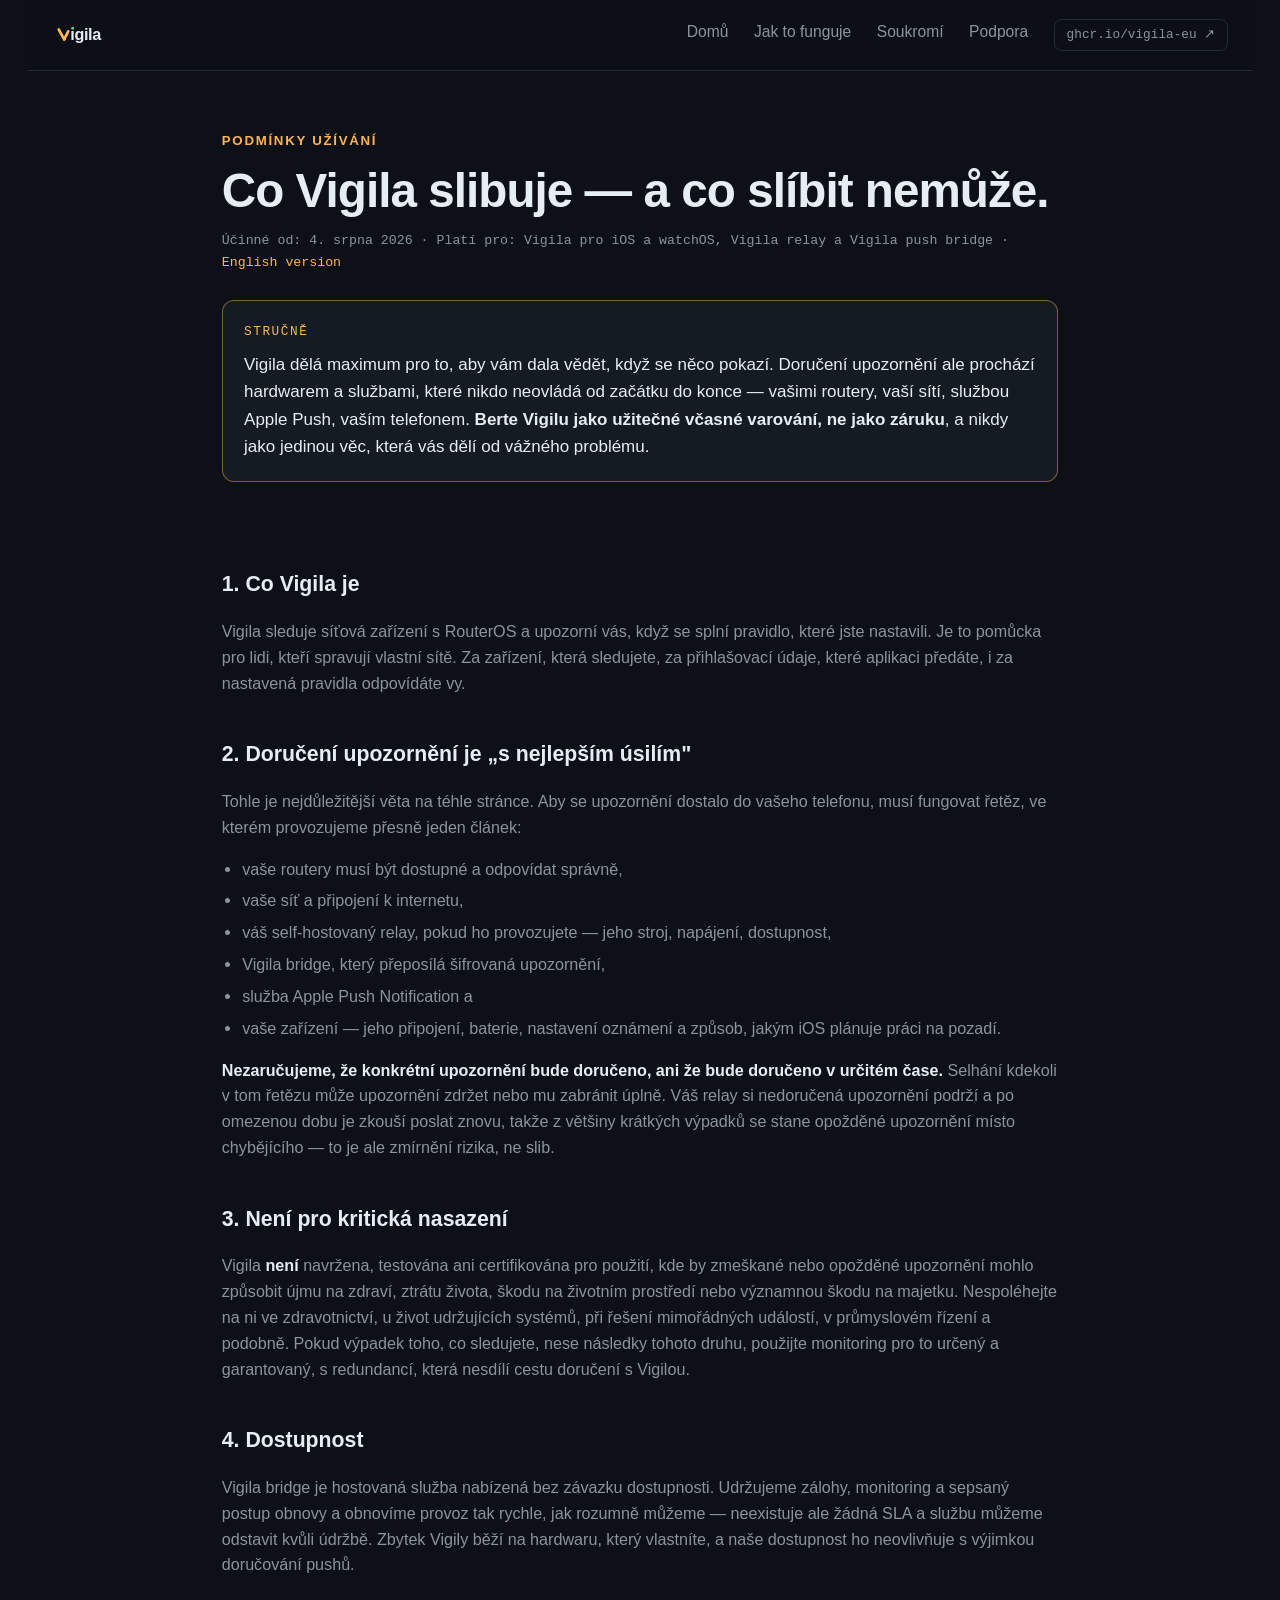
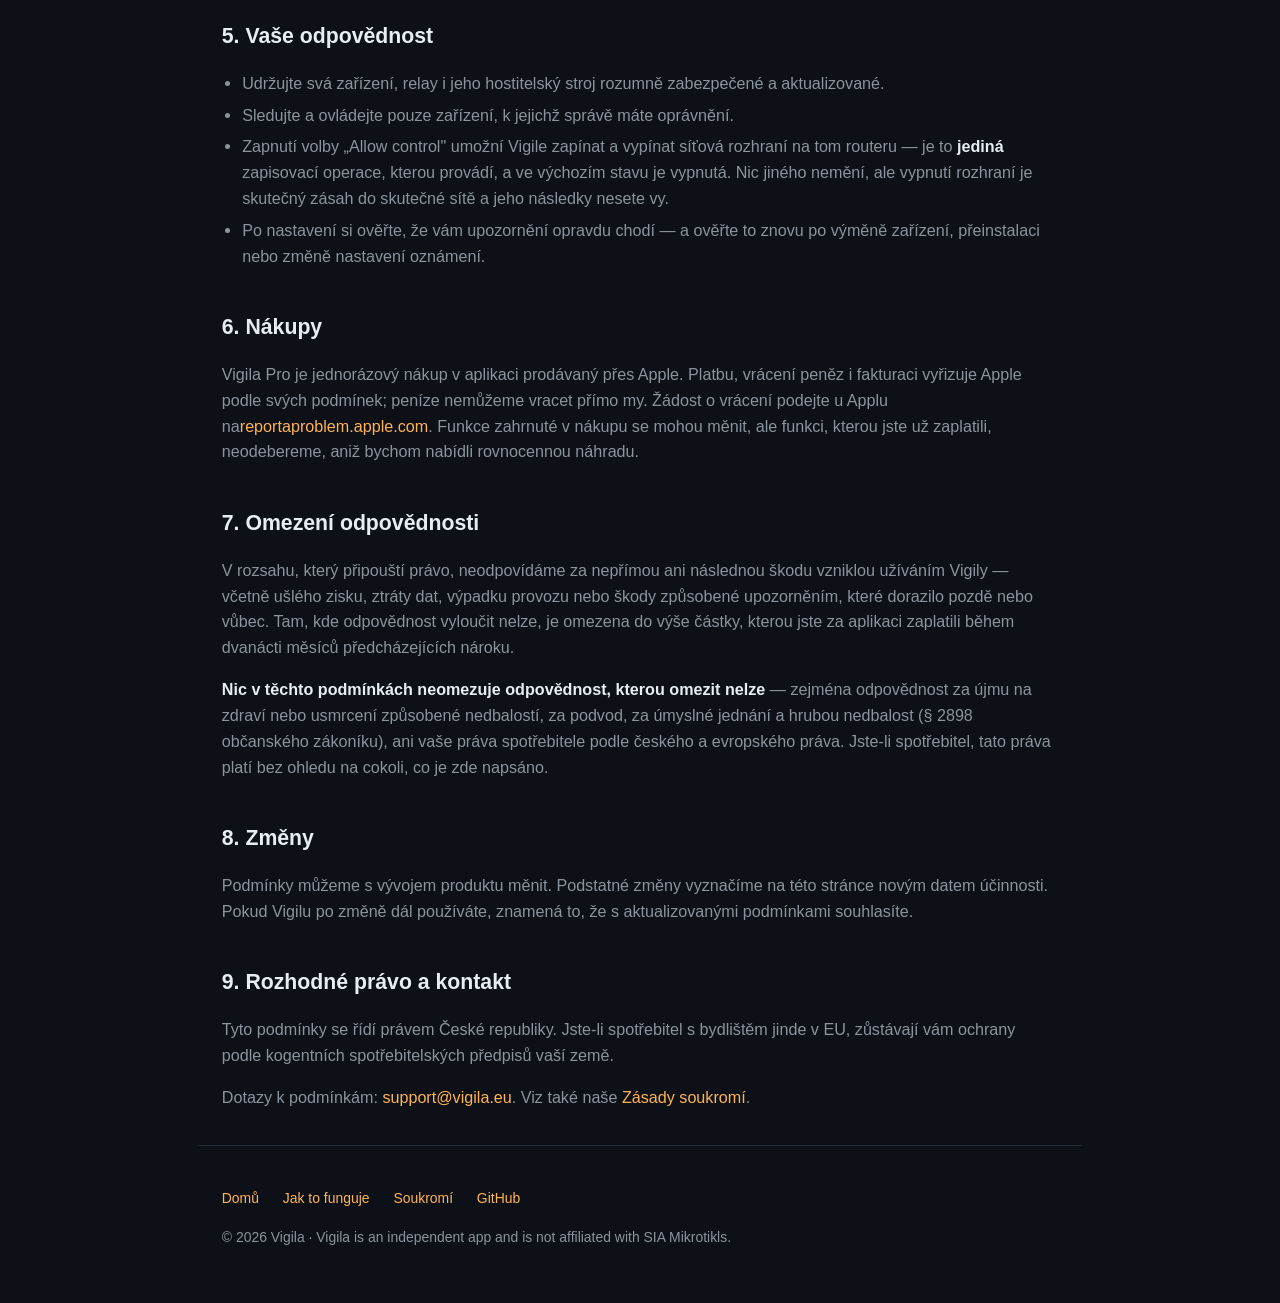
<file: cs/terms/index.html>
<!DOCTYPE html><html lang="cs"><head><meta charset="utf-8"><meta name="viewport" content="width=device-width, initial-scale=1"><link rel="icon" type="image/svg+xml" href="/favicon.svg"><script defer src="https://cloud.umami.is/script.js" data-website-id="72b7ca8f-db16-4002-b902-0fbb6f41434d" data-domains="vigila.eu" data-do-not-track="true"></script><title>Vigila — Podmínky užívání</title><meta name="description" content="Vigila doručuje upozornění s nejlepším úsilím napříč řetězem, který zahrnuje vaše routery, vaši síť, službu Apple Push a iOS. Není náhradou za redundantní monitoring ani pro kritické nasazení."><link rel="canonical" href="https://vigila.eu/cs/terms/"><meta name="robots" content="noindex"><link rel="alternate" hreflang="en" href="https://vigila.eu/terms"><link rel="alternate" hreflang="cs" href="https://vigila.eu/cs/terms"><meta property="og:type" content="website"><meta property="og:title" content="Vigila — Podmínky užívání"><meta property="og:description" content="Vigila doručuje upozornění s nejlepším úsilím napříč řetězem, který zahrnuje vaše routery, vaši síť, službu Apple Push a iOS. Není náhradou za redundantní monitoring ani pro kritické nasazení."><meta property="og:url" content="https://vigila.eu/cs/terms/"><meta property="og:image" content="https://vigila.eu/img/og-image.png"><meta name="twitter:card" content="summary_large_image"><meta name="twitter:title" content="Vigila — Podmínky užívání"><meta name="twitter:description" content="Vigila doručuje upozornění s nejlepším úsilím napříč řetězem, který zahrnuje vaše routery, vaši síť, službu Apple Push a iOS. Není náhradou za redundantní monitoring ani pro kritické nasazení."><meta name="twitter:image" content="https://vigila.eu/img/og-image.png"><style>html{scroll-padding-top:5.5rem;font-size:17px}:root{--bg:#0d1117;--panel:#151b23;--line:#222b36;--accent:#ffb454;--ok:#3fde8c;--down:#ff6b6b;--text:#e6edf3;--muted:#8b949e;--sans:-apple-system,BlinkMacSystemFont,"SF Pro Display","SF Pro Text",Inter,sans-serif;--mono:ui-monospace,"SF Mono",Menlo,monospace;--grad:linear-gradient(135deg,#ffb454 20%,#ff8c37 60%,#ffd9a0)}*{box-sizing:border-box}html,body{margin:0}body{background:var(--bg);color:var(--text);font-family:var(--sans);line-height:1.6}a{color:var(--accent);text-decoration:none}a:hover{text-decoration:underline}:focus-visible{outline:2px solid var(--accent);outline-offset:3px;border-radius:6px}.grad-text{background:var(--grad);-webkit-text-fill-color:transparent;background-clip:text}nav{padding:1.1rem 0;z-index:50;-webkit-backdrop-filter:blur(18px);border-bottom:1px solid var(--line);background:#0d1117b8;align-items:center;max-width:72rem;margin:0 auto;padding-inline:1.4rem;font-size:.92rem;display:flex;position:sticky;top:0}nav .brand{color:var(--text);font-size:1.1rem;font-weight:700}nav .brand i{color:var(--accent);font-style:normal}nav .links{flex-wrap:wrap;justify-content:flex-end;gap:1.5rem;margin-left:auto;display:flex}nav .links a{white-space:nowrap;color:var(--muted)}nav .links a:hover{color:var(--text)}nav .ghchip{font-family:var(--mono);border:1px solid var(--line);color:var(--text);border-radius:8px;padding:.3rem .7rem;font-size:.75rem}nav .get{background:var(--accent);color:#1a1206;border-radius:999px;margin-left:.9rem;padding:.45rem .9rem;font-weight:650}nav .get:hover{filter:brightness(1.06);text-decoration:none}@media (width<=56rem){nav{flex-wrap:wrap;row-gap:.55rem;padding-block:.7rem}nav .links{scrollbar-width:none;flex-wrap:nowrap;flex-basis:100%;order:3;justify-content:flex-start;gap:1.1rem;overflow-x:auto}nav .get{margin-left:auto}html{scroll-padding-top:6.5rem}}footer{color:var(--muted);border-top:1px solid var(--line);padding:2.4rem 0 3.2rem;font-size:.82rem}footer .inner{max-width:var(--footer-width,72rem);margin:0 auto;padding:0 1.4rem}footer.boxed{max-width:var(--footer-width,72rem);margin:0 auto;padding-inline:1.4rem}footer.boxed .inner{max-width:none;padding:0}footer .links{flex-wrap:wrap;gap:1.4rem;margin-bottom:1rem;display:flex}footer p{margin:0}footer.center{text-align:center}footer.center .links{justify-content:center}footer.margin-top{margin-top:2rem}
.wrap[data-astro-cid-d4ae6kgs]{max-width:52rem;margin:0 auto;padding:0 1.4rem}.eyebrow[data-astro-cid-d4ae6kgs]{letter-spacing:.13em;text-transform:uppercase;color:var(--accent);margin:0 0 .7rem;font-size:.78rem;font-weight:700}h1[data-astro-cid-d4ae6kgs]{letter-spacing:-.02em;margin:0 0 .8rem;font-size:clamp(1.9rem,4.5vw,2.8rem);font-weight:750;line-height:1.12}header[data-astro-cid-d4ae6kgs]{padding:3.5rem 0 2.6rem}p[data-astro-cid-d4ae6kgs]{color:var(--muted)}p[data-astro-cid-d4ae6kgs] b[data-astro-cid-d4ae6kgs],li[data-astro-cid-d4ae6kgs] b[data-astro-cid-d4ae6kgs]{color:var(--text);font-weight:620}.card[data-astro-cid-d4ae6kgs]{background:var(--panel);border:1px solid var(--line);border-radius:12px;padding:1.25rem}code[data-astro-cid-d4ae6kgs]{font-family:var(--mono);font-size:.93em}.tldr[data-astro-cid-d4ae6kgs]{border-color:#ffb45473;margin:1.6rem 0 0}.tldr[data-astro-cid-d4ae6kgs] .k[data-astro-cid-d4ae6kgs]{font-family:var(--mono);color:var(--accent);letter-spacing:.12em;text-transform:uppercase;margin-bottom:.5rem;font-size:.75rem;display:block}.tldr[data-astro-cid-d4ae6kgs] p[data-astro-cid-d4ae6kgs]{color:var(--text);margin:0}article[data-astro-cid-d4ae6kgs] h2[data-astro-cid-d4ae6kgs]{margin-top:2.4rem;font-size:1.25rem}article[data-astro-cid-d4ae6kgs] p[data-astro-cid-d4ae6kgs],article[data-astro-cid-d4ae6kgs] li[data-astro-cid-d4ae6kgs]{color:var(--muted);font-size:.95rem}article[data-astro-cid-d4ae6kgs] ul[data-astro-cid-d4ae6kgs]{margin:.6rem 0;padding-left:1.2rem}article[data-astro-cid-d4ae6kgs] li[data-astro-cid-d4ae6kgs]{margin:.35rem 0}.meta[data-astro-cid-d4ae6kgs]{font-family:var(--mono);color:var(--muted);font-size:.78rem}
</style></head><body><nav><a class="brand" href="/" aria-label="Vigila — home"><img src="/img/logo.svg" alt="Vigila" width="93" height="24" style="height:1.5rem;width:auto;display:block"></a><div class="links"><a href="/">Domů</a><a href="/how-it-works">Jak to funguje</a><a href="/cs/privacy">Soukromí</a><a href="/support">Podpora</a><a class="ghchip" href="https://github.com/vigila-eu/vigila-releases">ghcr.io/vigila-eu ↗</a></div></nav><main><header data-astro-cid-d4ae6kgs><div class="wrap" data-astro-cid-d4ae6kgs><p class="eyebrow" data-astro-cid-d4ae6kgs>podmínky užívání</p><h1 data-astro-cid-d4ae6kgs>Co Vigila slibuje — a co slíbit nemůže.</h1><p class="meta" data-astro-cid-d4ae6kgs>Účinné od: 4. srpna 2026 · Platí pro: Vigila pro iOS a watchOS, Vigila relay a Vigila push bridge · <a href="/terms" data-astro-cid-d4ae6kgs>English version</a></p><div class="card tldr" data-astro-cid-d4ae6kgs><span class="k" data-astro-cid-d4ae6kgs>stručně</span><p data-astro-cid-d4ae6kgs>Vigila dělá maximum pro to, aby vám dala vědět, když se něco pokazí. Doručení upozornění ale prochází hardwarem a službami, které nikdo neovládá od začátku do konce — vašimi routery, vaší sítí, službou Apple Push, vaším telefonem. <b data-astro-cid-d4ae6kgs>Berte Vigilu jako užitečné včasné varování, ne jako záruku</b>, a nikdy jako jedinou věc, která vás dělí od vážného problému.</p></div></div></header><article data-astro-cid-d4ae6kgs><div class="wrap" data-astro-cid-d4ae6kgs><h2 data-astro-cid-d4ae6kgs>1. Co Vigila je</h2><p data-astro-cid-d4ae6kgs>Vigila sleduje síťová zařízení s RouterOS a upozorní vás, když se splní pravidlo, které jste nastavili. Je to pomůcka pro lidi, kteří spravují vlastní sítě. Za zařízení, která sledujete, za přihlašovací údaje, které aplikaci předáte, i za nastavená pravidla odpovídáte vy.</p><h2 data-astro-cid-d4ae6kgs>2. Doručení upozornění je „s nejlepším úsilím"</h2><p data-astro-cid-d4ae6kgs>Tohle je nejdůležitější věta na téhle stránce. Aby se upozornění dostalo do vašeho telefonu, musí fungovat řetěz, ve kterém provozujeme přesně jeden článek:</p><ul data-astro-cid-d4ae6kgs><li data-astro-cid-d4ae6kgs>vaše routery musí být dostupné a odpovídat správně,</li><li data-astro-cid-d4ae6kgs>vaše síť a připojení k internetu,</li><li data-astro-cid-d4ae6kgs>váš self-hostovaný relay, pokud ho provozujete — jeho stroj, napájení, dostupnost,</li><li data-astro-cid-d4ae6kgs>Vigila bridge, který přeposílá šifrovaná upozornění,</li><li data-astro-cid-d4ae6kgs>služba Apple Push Notification a</li><li data-astro-cid-d4ae6kgs>vaše zařízení — jeho připojení, baterie, nastavení oznámení a způsob, jakým iOS plánuje práci na pozadí.</li></ul><p data-astro-cid-d4ae6kgs><b data-astro-cid-d4ae6kgs>Nezaručujeme, že konkrétní upozornění bude doručeno, ani že bude doručeno v určitém čase.</b> Selhání kdekoli v tom řetězu může upozornění zdržet nebo mu zabránit úplně. Váš relay si nedoručená upozornění podrží a po omezenou dobu je zkouší poslat znovu, takže z většiny krátkých výpadků se stane opožděné upozornění místo chybějícího — to je ale zmírnění rizika, ne slib.</p><h2 data-astro-cid-d4ae6kgs>3. Není pro kritická nasazení</h2><p data-astro-cid-d4ae6kgs>Vigila <b data-astro-cid-d4ae6kgs>není</b> navržena, testována ani certifikována pro použití, kde by zmeškané nebo opožděné upozornění mohlo způsobit újmu na zdraví, ztrátu života, škodu na životním prostředí nebo významnou škodu na majetku. Nespoléhejte na ni ve zdravotnictví, u život udržujících systémů, při řešení mimořádných událostí, v průmyslovém řízení a podobně. Pokud výpadek toho, co sledujete, nese následky tohoto druhu, použijte monitoring pro to určený a garantovaný, s redundancí, která nesdílí cestu doručení s Vigilou.</p><h2 data-astro-cid-d4ae6kgs>4. Dostupnost</h2><p data-astro-cid-d4ae6kgs>Vigila bridge je hostovaná služba nabízená bez závazku dostupnosti. Udržujeme zálohy, monitoring a sepsaný postup obnovy a obnovíme provoz tak rychle, jak rozumně můžeme — neexistuje ale žádná SLA a službu můžeme odstavit kvůli údržbě. Zbytek Vigily běží na hardwaru, který vlastníte, a naše dostupnost ho neovlivňuje s výjimkou doručování pushů.</p><h2 data-astro-cid-d4ae6kgs>5. Vaše odpovědnost</h2><ul data-astro-cid-d4ae6kgs><li data-astro-cid-d4ae6kgs>Udržujte svá zařízení, relay i jeho hostitelský stroj rozumně zabezpečené a aktualizované.</li><li data-astro-cid-d4ae6kgs>Sledujte a ovládejte pouze zařízení, k jejichž správě máte oprávnění.</li><li data-astro-cid-d4ae6kgs>Zapnutí volby „Allow control" umožní Vigile zapínat a vypínat síťová rozhraní na tom routeru — je to <b data-astro-cid-d4ae6kgs>jediná</b> zapisovací operace, kterou provádí, a ve výchozím stavu je vypnutá. Nic jiného nemění, ale vypnutí rozhraní je skutečný zásah do skutečné sítě a jeho následky nesete vy.</li><li data-astro-cid-d4ae6kgs>Po nastavení si ověřte, že vám upozornění opravdu chodí — a ověřte to znovu po výměně zařízení, přeinstalaci nebo změně nastavení oznámení.</li></ul><h2 data-astro-cid-d4ae6kgs>6. Nákupy</h2><p data-astro-cid-d4ae6kgs>Vigila Pro je jednorázový nákup v aplikaci prodávaný přes Apple. Platbu, vrácení peněz i fakturaci vyřizuje Apple podle svých podmínek; peníze nemůžeme vracet přímo my. Žádost o vrácení podejte u Applu na<a href="https://reportaproblem.apple.com" data-astro-cid-d4ae6kgs>reportaproblem.apple.com</a>. Funkce zahrnuté v nákupu se mohou měnit, ale funkci, kterou jste už zaplatili, neodebereme, aniž bychom nabídli rovnocennou náhradu.</p><h2 data-astro-cid-d4ae6kgs>7. Omezení odpovědnosti</h2><p data-astro-cid-d4ae6kgs>V rozsahu, který připouští právo, neodpovídáme za nepřímou ani následnou škodu vzniklou užíváním Vigily — včetně ušlého zisku, ztráty dat, výpadku provozu nebo škody způsobené upozorněním, které dorazilo pozdě nebo vůbec. Tam, kde odpovědnost vyloučit nelze, je omezena do výše částky, kterou jste za aplikaci zaplatili během dvanácti měsíců předcházejících nároku.</p><p data-astro-cid-d4ae6kgs><b data-astro-cid-d4ae6kgs>Nic v těchto podmínkách neomezuje odpovědnost, kterou omezit nelze</b> — zejména odpovědnost za újmu na zdraví nebo usmrcení způsobené nedbalostí, za podvod, za úmyslné jednání a hrubou nedbalost (§ 2898 občanského zákoníku), ani vaše práva spotřebitele podle českého a evropského práva. Jste-li spotřebitel, tato práva platí bez ohledu na cokoli, co je zde napsáno.</p><h2 data-astro-cid-d4ae6kgs>8. Změny</h2><p data-astro-cid-d4ae6kgs>Podmínky můžeme s vývojem produktu měnit. Podstatné změny vyznačíme na této stránce novým datem účinnosti. Pokud Vigilu po změně dál používáte, znamená to, že s aktualizovanými podmínkami souhlasíte.</p><h2 data-astro-cid-d4ae6kgs>9. Rozhodné právo a kontakt</h2><p data-astro-cid-d4ae6kgs>Tyto podmínky se řídí právem České republiky. Jste-li spotřebitel s bydlištěm jinde v EU, zůstávají vám ochrany podle kogentních spotřebitelských předpisů vaší země.</p><p data-astro-cid-d4ae6kgs>Dotazy k podmínkám: <a href="mailto:support@vigila.eu" data-astro-cid-d4ae6kgs>support@vigila.eu</a>. Viz také naše <a href="/cs/privacy" data-astro-cid-d4ae6kgs>Zásady soukromí</a>.</p></div></article></main><footer class="margin-top boxed" style="--footer-width:52rem"><div class="inner"><div class="links"><a href="/">Domů</a><a href="/how-it-works">Jak to funguje</a><a href="/cs/privacy">Soukromí</a><a href="https://github.com/vigila-eu">GitHub</a></div><p>© 2026 Vigila · Vigila is an independent app and is not affiliated with SIA Mikrotikls.</p></div></footer></body></html>
</file>
<file: _astro/index.DLgCbkyt.css>
.term[data-astro-cid-kenkipkp]{border:1px solid var(--line);background:#0a0e13;border-radius:12px;overflow:hidden;box-shadow:0 24px 70px #00000080}.bar[data-astro-cid-kenkipkp]{border-bottom:1px solid var(--line);background:#0e1319;gap:.4rem;padding:.6rem .8rem;display:flex}.bar[data-astro-cid-kenkipkp] i[data-astro-cid-kenkipkp]{background:#2c3644;border-radius:50%;width:.65rem;height:.65rem;display:block}.bar[data-astro-cid-kenkipkp] span[data-astro-cid-kenkipkp]{font-family:var(--mono);color:var(--muted);margin-left:auto;font-size:.65rem}pre[data-astro-cid-kenkipkp]{font-family:var(--mono);color:var(--text);margin:0;padding:1rem 1.1rem;font-size:.78rem;line-height:1.75;overflow-x:auto}pre[data-astro-cid-kenkipkp] .c{color:var(--muted)}pre[data-astro-cid-kenkipkp] .g{color:var(--ok)}pre[data-astro-cid-kenkipkp] .a{color:var(--accent)}pre[data-astro-cid-kenkipkp] .r{color:var(--down)}.chips[data-astro-cid-4rkvz5h7]{flex-wrap:wrap;gap:.5rem;display:flex}.chip[data-astro-cid-4rkvz5h7]{font-family:var(--mono);border-radius:999px;padding:.28rem .6rem;font-size:.7rem}.chip[data-astro-cid-4rkvz5h7].ok{color:var(--ok);background:#3fde8c12;border:1px solid #3fde8c59}.chip[data-astro-cid-4rkvz5h7].warn{color:var(--accent);background:#ffb45412;border:1px solid #ffb45459}.strip[data-astro-cid-sc4di4z7]{border-block:1px solid var(--line);background:var(--panel)}.stripin[data-astro-cid-sc4di4z7]{max-width:72rem;font-family:var(--mono);color:var(--muted);flex-wrap:wrap;gap:2.4rem;margin:0 auto;padding:1rem 1.4rem;font-size:.72rem;display:flex}.stripin[data-astro-cid-sc4di4z7] b[data-astro-cid-sc4di4z7]{color:var(--text);font-weight:600}body{line-height:1.55}.wrap[data-astro-cid-lcdefpme]{max-width:72rem;margin:0 auto;padding:0 1.4rem}.hero[data-astro-cid-lcdefpme]{grid-template-columns:1.05fr .95fr;align-items:center;gap:3rem;padding:4.2rem 1.4rem 3rem;display:grid}h1[data-astro-cid-lcdefpme]{letter-spacing:-.022em;margin:0 0 1rem;font-size:clamp(2rem,4.2vw,3rem);font-weight:740;line-height:1.12}.sub[data-astro-cid-lcdefpme]{color:var(--muted);max-width:34rem;margin:0 0 1.8rem;font-size:1.12rem}.ctas[data-astro-cid-lcdefpme]{flex-wrap:wrap;align-items:center;gap:1.1rem;display:flex}section[data-astro-cid-lcdefpme]{padding:4rem 0}section[data-astro-cid-lcdefpme].alt{background:var(--panel);border-block:1px solid var(--line)}.eyebrow[data-astro-cid-lcdefpme]{letter-spacing:.13em;text-transform:uppercase;color:var(--accent);margin:0 0 .7rem;font-size:.78rem;font-weight:700}h2[data-astro-cid-lcdefpme]{letter-spacing:-.015em;margin:0 0 .7rem;font-size:clamp(1.5rem,3vw,2.1rem);font-weight:720}.lead[data-astro-cid-lcdefpme]{color:var(--muted);max-width:38rem;margin:0 0 2rem}.duo[data-astro-cid-lcdefpme]{grid-template-columns:1.1fr .9fr;align-items:center;gap:3rem;display:grid}.duo[data-astro-cid-lcdefpme] .lockshot[data-astro-cid-lcdefpme],.duo[data-astro-cid-lcdefpme] .watchside[data-astro-cid-lcdefpme]{margin:0 auto}.duo[data-astro-cid-lcdefpme] .lockshot[data-astro-cid-lcdefpme]{max-width:300px}.duo[data-astro-cid-lcdefpme] .watchside[data-astro-cid-lcdefpme]{max-width:250px}.duo[data-astro-cid-lcdefpme] .watchside[data-astro-cid-lcdefpme] img[data-astro-cid-lcdefpme]{width:100%;height:auto;display:block}.phone[data-astro-cid-lcdefpme]{position:relative}.phone[data-astro-cid-lcdefpme] .bezel[data-astro-cid-lcdefpme]{z-index:2;pointer-events:none;width:100%;height:auto;display:block;position:relative}.phone[data-astro-cid-lcdefpme] .screen[data-astro-cid-lcdefpme],.phone[data-astro-cid-lcdefpme] .still[data-astro-cid-lcdefpme]{object-fit:cover;z-index:1;border-radius:8%/3.7%;width:89.333%;height:95%;position:absolute;top:2.5%;left:5.333%}.phone[data-astro-cid-lcdefpme] .still[data-astro-cid-lcdefpme]{display:none}@media (prefers-reduced-motion:reduce){.phone[data-astro-cid-lcdefpme] .screen[data-astro-cid-lcdefpme]{display:none}.phone[data-astro-cid-lcdefpme] .still[data-astro-cid-lcdefpme]{display:block}}ul[data-astro-cid-lcdefpme].feat{margin:0;padding:0;list-style:none}ul[data-astro-cid-lcdefpme].feat li[data-astro-cid-lcdefpme]{color:var(--muted);padding:.55rem 0 .55rem 1.7rem;position:relative}ul[data-astro-cid-lcdefpme].feat li[data-astro-cid-lcdefpme] b[data-astro-cid-lcdefpme]{color:var(--text);font-weight:620}ul[data-astro-cid-lcdefpme].feat li[data-astro-cid-lcdefpme]:before{content:"";background:var(--ok);border-radius:50%;width:.6rem;height:.6rem;position:absolute;top:.95rem;left:0;box-shadow:0 0 8px #3fde8c99}ul[data-astro-cid-lcdefpme].feat li[data-astro-cid-lcdefpme].warn:before{background:var(--accent);box-shadow:0 0 8px #ffb45499}.relay-term[data-astro-cid-lcdefpme]{max-width:44rem;margin:0 auto}.pricing[data-astro-cid-lcdefpme]{grid-template-columns:1fr 1fr;gap:1.2rem;max-width:44rem;margin:0 auto;display:grid}.plan[data-astro-cid-lcdefpme]{background:var(--panel);border:1px solid var(--line);border-radius:16px;padding:1.6rem}.plan[data-astro-cid-lcdefpme].pro{border-color:var(--accent);box-shadow:0 0 0 1px var(--accent),0 14px 44px #ffb45417}.plan[data-astro-cid-lcdefpme] h3[data-astro-cid-lcdefpme]{margin:0 0 .2rem;font-size:1.1rem}.plan[data-astro-cid-lcdefpme] .price[data-astro-cid-lcdefpme]{letter-spacing:-.02em;margin:.2rem 0 .9rem;font-size:1.9rem;font-weight:760}.plan[data-astro-cid-lcdefpme] .price[data-astro-cid-lcdefpme] small[data-astro-cid-lcdefpme]{color:var(--muted);font-size:.8rem;font-weight:500}.plan[data-astro-cid-lcdefpme] ul[data-astro-cid-lcdefpme]{color:var(--muted);margin:0;padding:0;font-size:.92rem;list-style:none}.plan[data-astro-cid-lcdefpme] li[data-astro-cid-lcdefpme]{padding:.3rem 0 .3rem 1.4rem;position:relative}.plan[data-astro-cid-lcdefpme] li[data-astro-cid-lcdefpme]:before{content:"✓";color:var(--ok);position:absolute;left:0}.plan[data-astro-cid-lcdefpme] .fineprint[data-astro-cid-lcdefpme]{color:var(--muted);margin:.9rem 0 0;font-size:.76rem}.center[data-astro-cid-lcdefpme]{text-align:center}.privgrid[data-astro-cid-lcdefpme]{grid-template-columns:repeat(2,1fr);gap:1.1rem;max-width:52rem;margin:2rem auto 0;display:grid}.pcard[data-astro-cid-lcdefpme]{background:var(--bg);border:1px solid var(--line);border-radius:12px;padding:1.2rem}.pcard[data-astro-cid-lcdefpme] h3[data-astro-cid-lcdefpme]{align-items:center;gap:.5rem;margin:0 0 .45rem;font-size:1rem;display:flex}.pcard[data-astro-cid-lcdefpme] h3[data-astro-cid-lcdefpme] svg[data-astro-cid-lcdefpme]{width:1rem;height:1rem;color:var(--accent);flex:none}.pcard[data-astro-cid-lcdefpme] p[data-astro-cid-lcdefpme]{color:var(--muted);margin:0;font-size:.9rem}.pcard[data-astro-cid-lcdefpme] .proof[data-astro-cid-lcdefpme]{font-family:var(--mono);color:var(--ok);margin-top:.7rem;font-size:.74rem;display:block}.pcard[data-astro-cid-lcdefpme] .proof[data-astro-cid-lcdefpme]:before{content:"✓ "}.pcard[data-astro-cid-lcdefpme] .proof[data-astro-cid-lcdefpme] a[data-astro-cid-lcdefpme]{color:inherit}@media (width<=56rem){.hero[data-astro-cid-lcdefpme],.duo[data-astro-cid-lcdefpme],.pricing[data-astro-cid-lcdefpme],.privgrid[data-astro-cid-lcdefpme]{grid-template-columns:1fr}}
</file>
